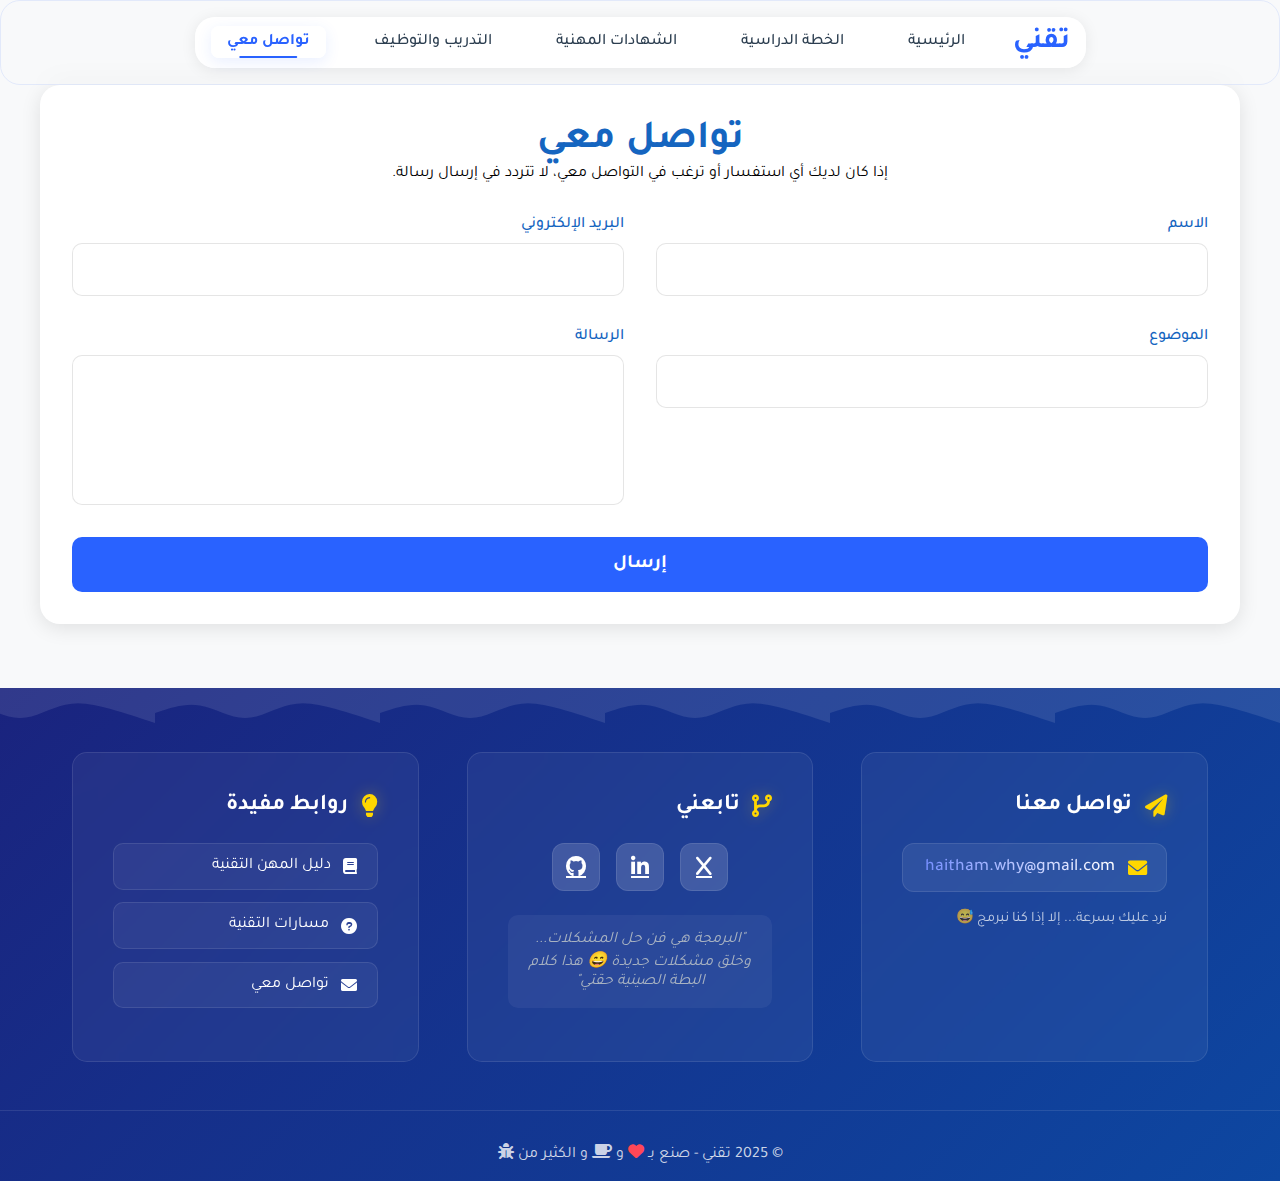
<file: contact.html>
<!DOCTYPE html>
<html dir="rtl" lang="ar">
<head>
    <meta charset="UTF-8">
    <meta name="viewport" content="width=device-width, initial-scale=1.0">
    <title>تقني - تواصل معي</title>
    <link rel="icon" type="image/png" sizes="32x32" href="images/logo/image.png">
    <link rel="icon" type="image/png" sizes="16x16" href="images/logo/image.png">
    <link rel="apple-touch-icon" sizes="180x180" href="images/logo/image.png">
    <link rel="manifest" href="images/site.webmanifest">
    <meta name="theme-color" content="#2962ff">
    <link rel="icon" type="image/x-icon" href="images/favicon.ico">
    <link rel="shortcut icon" type="image/x-icon" href="images/favicon.ico">
    <link href="https://fonts.googleapis.com/css2?family=Tajawal:wght@400;500;700&display=swap" rel="stylesheet">
    <link rel="stylesheet" href="css/style.css">
    <link rel="stylesheet" href="css/mobile-menu.css">
    <link rel="stylesheet" href="https://cdnjs.cloudflare.com/ajax/libs/font-awesome/6.0.0/css/all.min.css">
    <link rel="stylesheet" href="css/navbar.css">
    <style>
        .contact-container {
            max-width: 1200px;
            margin: 0 auto;
            padding: 2rem;
            background: white;
            border-radius: 20px;
            box-shadow: 0 4px 20px rgba(0, 0, 0, 0.1);
        }

        .contact-header {
            text-align: center;
            margin-bottom: 2rem;
        }

        .contact-header h1 {
            font-size: 2.5rem;
            color: var(--primary-dark);
        }

        .contact-form {
            display: grid;
            grid-template-columns: 1fr 1fr;
            gap: 2rem;
        }

        .contact-form .form-group {
            display: flex;
            flex-direction: column;
        }

        .contact-form label {
            font-weight: 500;
            margin-bottom: 0.5rem;
            color: var(--primary-dark);
        }

        .contact-form input,
        .contact-form textarea {
            padding: 1rem;
            border: 1px solid rgba(0, 0, 0, 0.1);
            border-radius: 10px;
            font-size: 1rem;
            transition: all 0.3s ease;
        }

        .contact-form input:focus,
        .contact-form textarea:focus {
            border-color: var(--primary-color);
            box-shadow: 0 0 8px rgba(41, 98, 255, 0.2);
        }

        .contact-form textarea {
            resize: none;
            height: 150px;
        }

        .contact-form button {
            grid-column: span 2;
            padding: 1rem 2rem;
            background: var(--primary-color);
            color: white;
            border: none;
            border-radius: 10px;
            font-size: 1.2rem;
            font-weight: 600;
            cursor: pointer;
            transition: all 0.3s ease;
        }

        .contact-form button:hover {
            background: var(--primary-dark);
            transform: translateY(-2px);
        }

        @media (max-width: 768px) {
            .contact-form {
                grid-template-columns: 1fr;
            }

            .contact-form button {
                grid-column: span 1;
            }
        }
    </style>
</head>
<body>
    <nav class="navbar">
        <div class="navbar-container">
            <div class="logo">
                <span class="logo-text">تقني</span>
            </div>
            <button class="mobile-menu-btn" onclick="toggleMenu()">
                <i class="fas fa-bars"></i>
            </button>
            <ul class="nav-links">
                <li><a href="index.html">الرئيسية</a></li>
                <li><a href="study-plan.html">الخطة الدراسية</a></li>
                <li><a href="certificates.html">الشهادات المهنية</a></li>
                <li><a href="careers.html">التدريب والتوظيف</a></li>
                <li><a href="contact.html" class="active">تواصل معي</a></li>
            </ul>
        </div>
    </nav>

    <main class="contact-container">
        <header class="contact-header">
            <h1>تواصل معي</h1>
            <p>إذا كان لديك أي استفسار أو ترغب في التواصل معي، لا تتردد في إرسال رسالة.</p>
        </header>

        <form class="contact-form">
            <div class="form-group">
                <label for="name">الاسم</label>
                <input type="text" id="name" name="name" required>
            </div>
            <div class="form-group">
                <label for="email">البريد الإلكتروني</label>
                <input type="email" id="email" name="email" required>
            </div>
            <div class="form-group">
                <label for="subject">الموضوع</label>
                <input type="text" id="subject" name="subject" required>
            </div>
            <div class="form-group">
                <label for="message">الرسالة</label>
                <textarea id="message" name="message" required></textarea>
            </div>
            <button type="submit">إرسال</button>
        </form>
    </main>

    <footer class="footer">
        <div class="footer-waves"></div>
            <div class="wave" id="wave1"></div>
            <div class="wave" id="wave2"></div>
        </div>
        
        <div class="footer-content">
            <div class="footer-section">
                <h4><i class="fas fa-paper-plane fa-bounce"></i> تواصل معنا</h4>
                <p class="email-container">
                    <i class="fas fa-envelope animated-icon"></i>
                    <a href="mailto:haitham.why@gmail.com" class="footer-email">
                        haitham.why@gmail.com
                    </a>
                </p>
                <p class="footer-note">نرد عليك بسرعة... إلا إذا كنا نبرمج 😅</p>
            </div>
            
            <div class="footer-section">
                <h4><i class="fas fa-code-branch fa-beat-fade"></i> تابعني</h4>
                <div class="social-links">
                    <a href="https://x.com/_Villo0" target="_blank" class="social-link x-link">
                        <i class="fa-brands fa-x"></i>
                    </a>
                    <a href="https://www.linkedin.com/in/haithamhattan/" target="_blank" class="social-link linkedin">
                        <i class="fa-brands fa-linkedin-in"></i>
                    </a>
                    <a href="https://github.com/haitham8888" target="_blank" class="social-link github">
                        <i class="fa-brands fa-github"></i>
                    </a>
                </div>
                <p class="footer-quote">"البرمجة هي فن حل المشكلات... وخلق مشكلات جديدة 😄 هذا كلام البطة الصينية حقتي"</p>
            </div>

            <div class="footer-section">
                <h4><i class="fas fa-lightbulb fa-shake"></i> روابط مفيدة</h4>
                <ul class="footer-links">
                    <li><a href="/careers.html"><i class="fas fa-book"></i> دليل المهن التقنية</a></li>
                    <li><a href="/study-plan.html"><i class="fas fa-question-circle"></i> مسارات التقنية</a></li>
                    <li><a href="/contact.html"><i class="fas fa-envelope"></i> تواصل معي</a></li>
                </ul>
            </div>
        </div>

        <div class="footer-bottom">
            <p>
                &copy; 2025 تقني - صنع بـ <i class="fas fa-heart text-danger animated-heart"></i> 
                و <i class="fas fa-coffee"></i> و الكثير من 
                <i class="fas fa-bug" title="الأخطاء البرمجية"></i>
            </p>
        </div>
    </footer>

    <script>
        function toggleMenu() {
            const navLinks = document.querySelector('.nav-links');
            navLinks.classList.toggle('active');
        }
    </script>
</body>
</html>
</file>
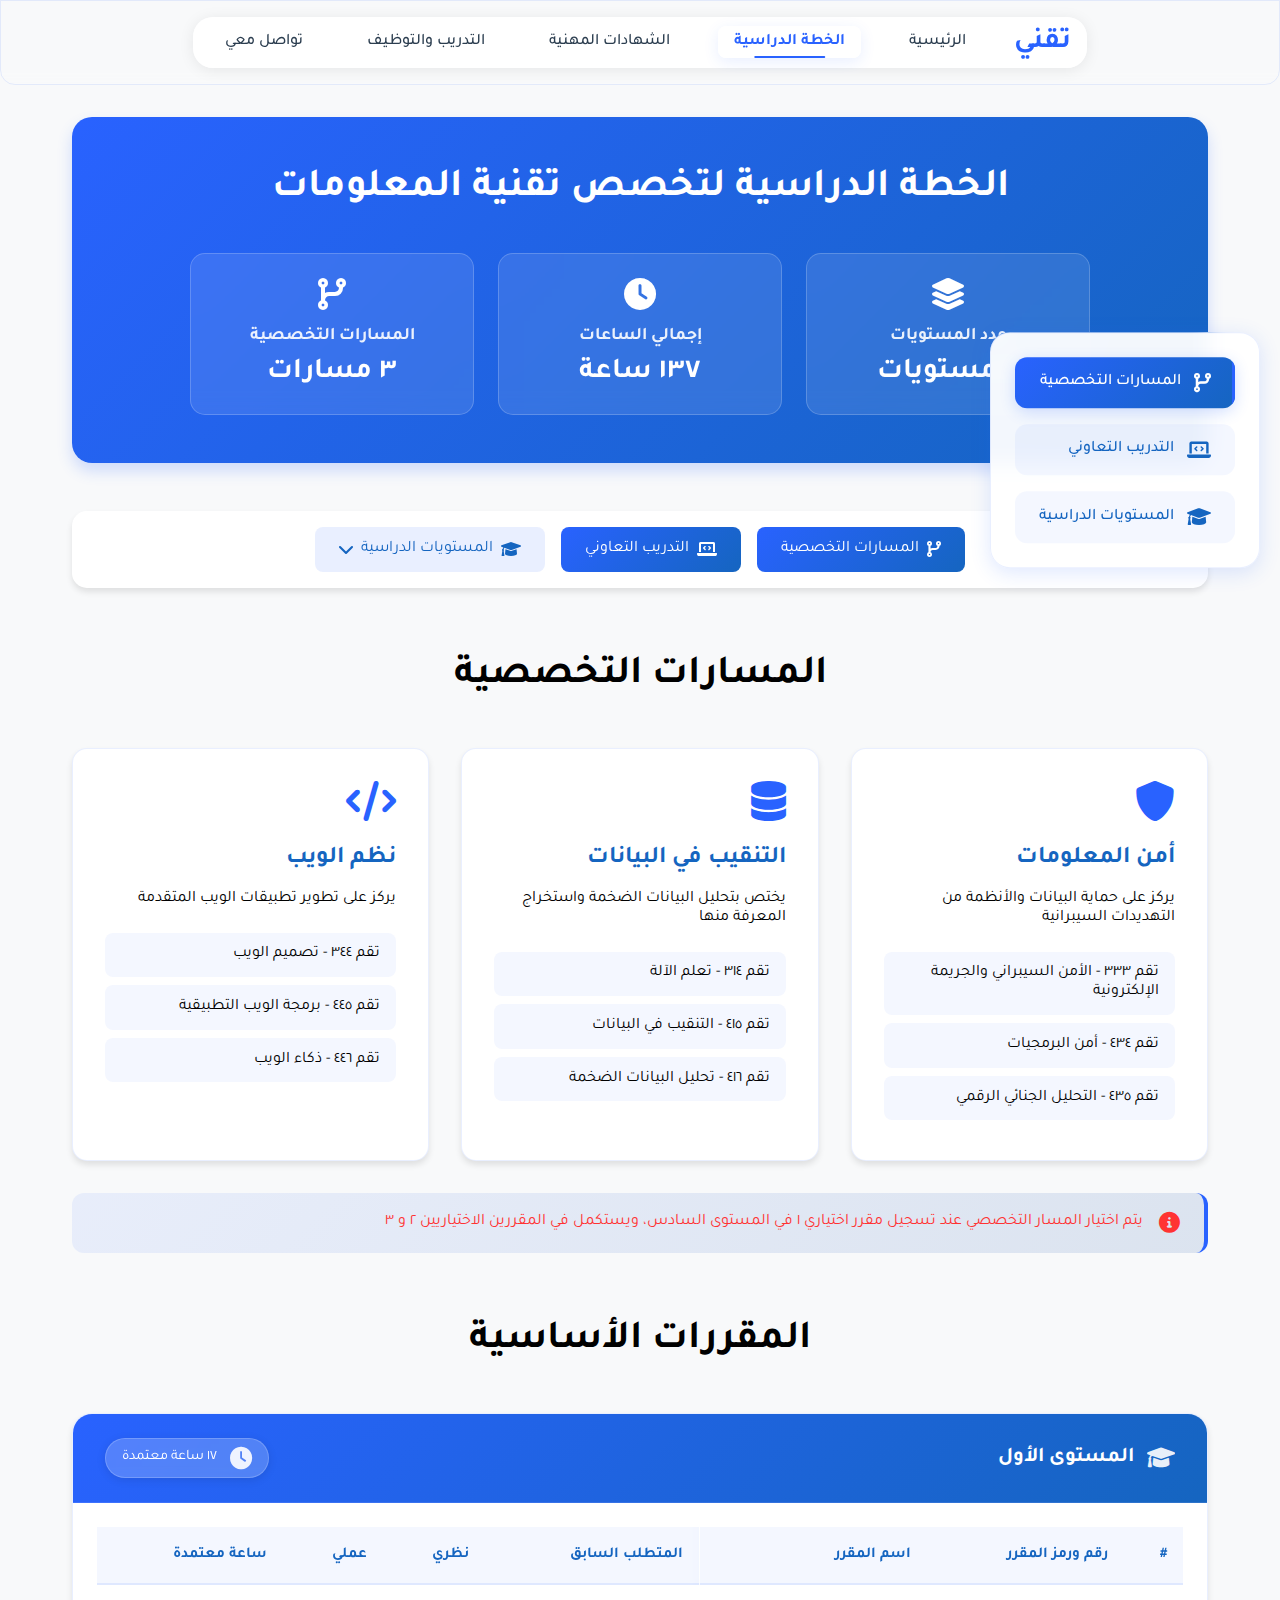
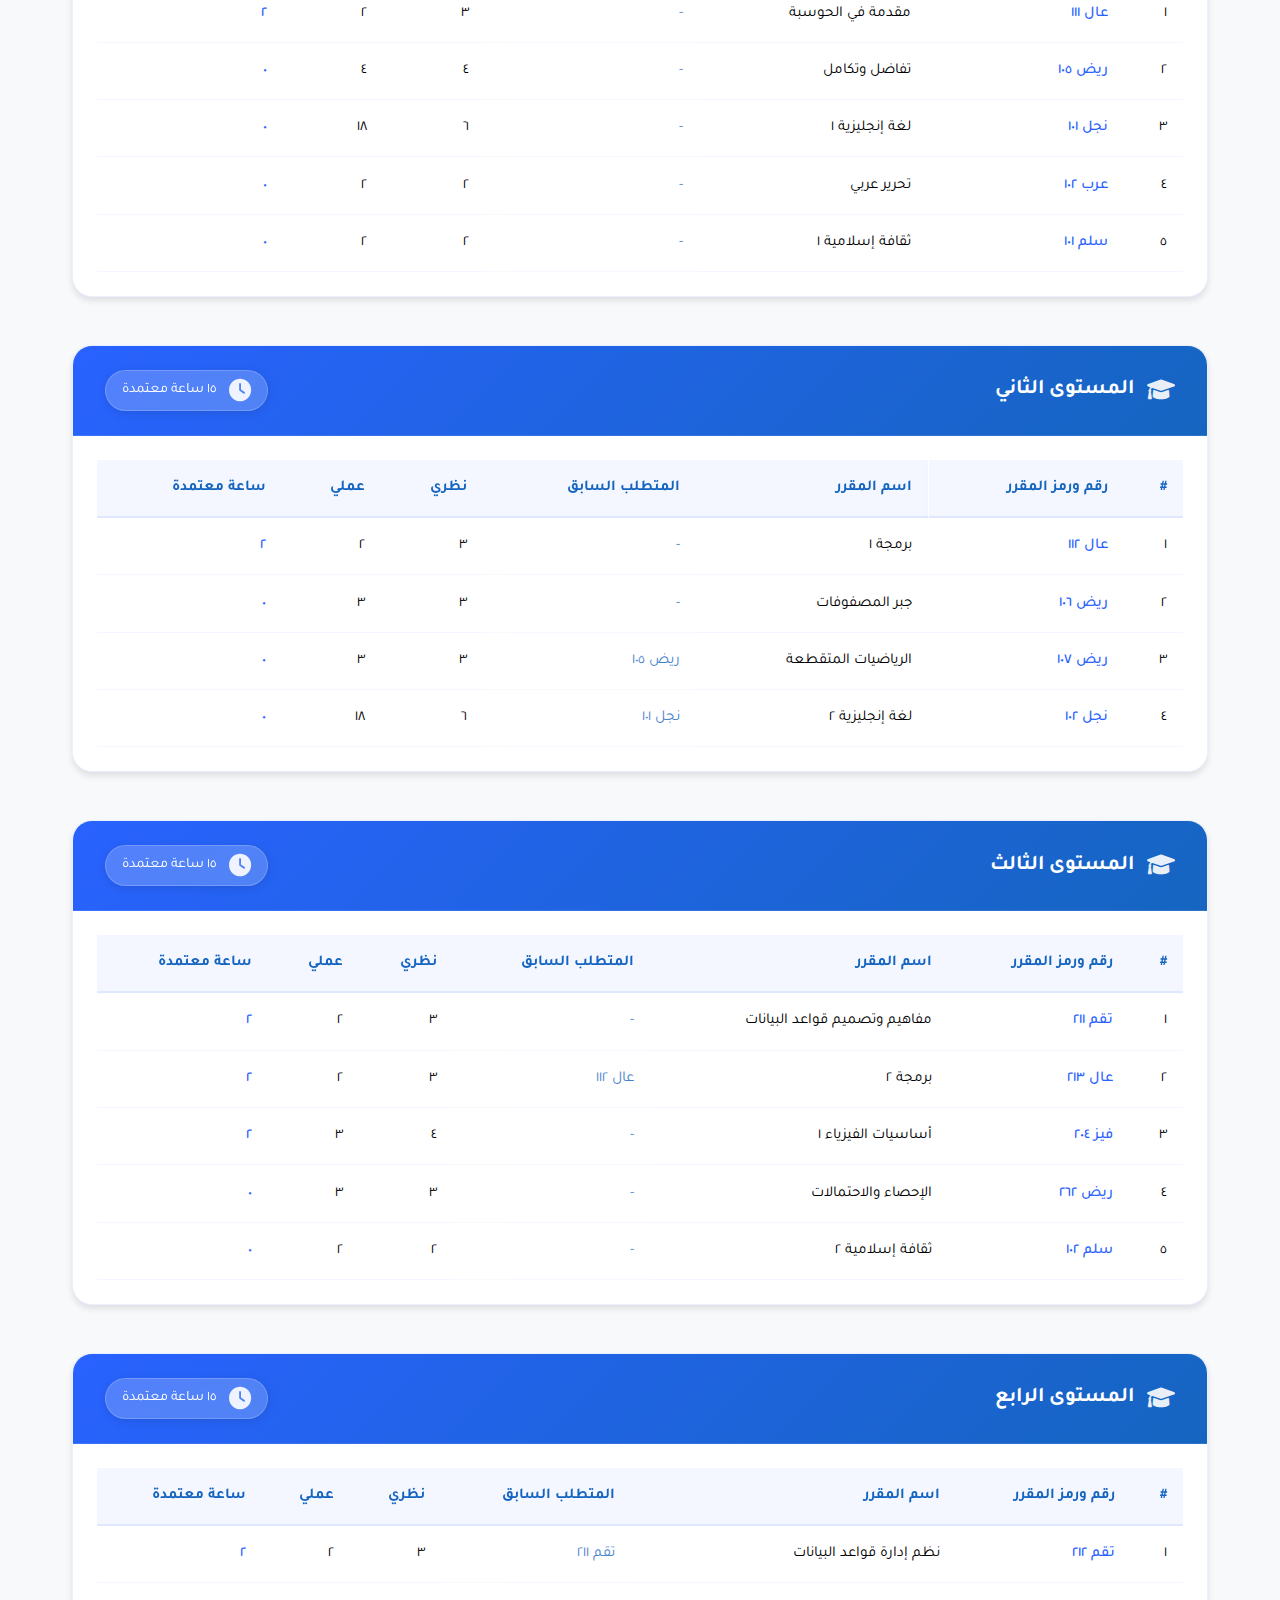
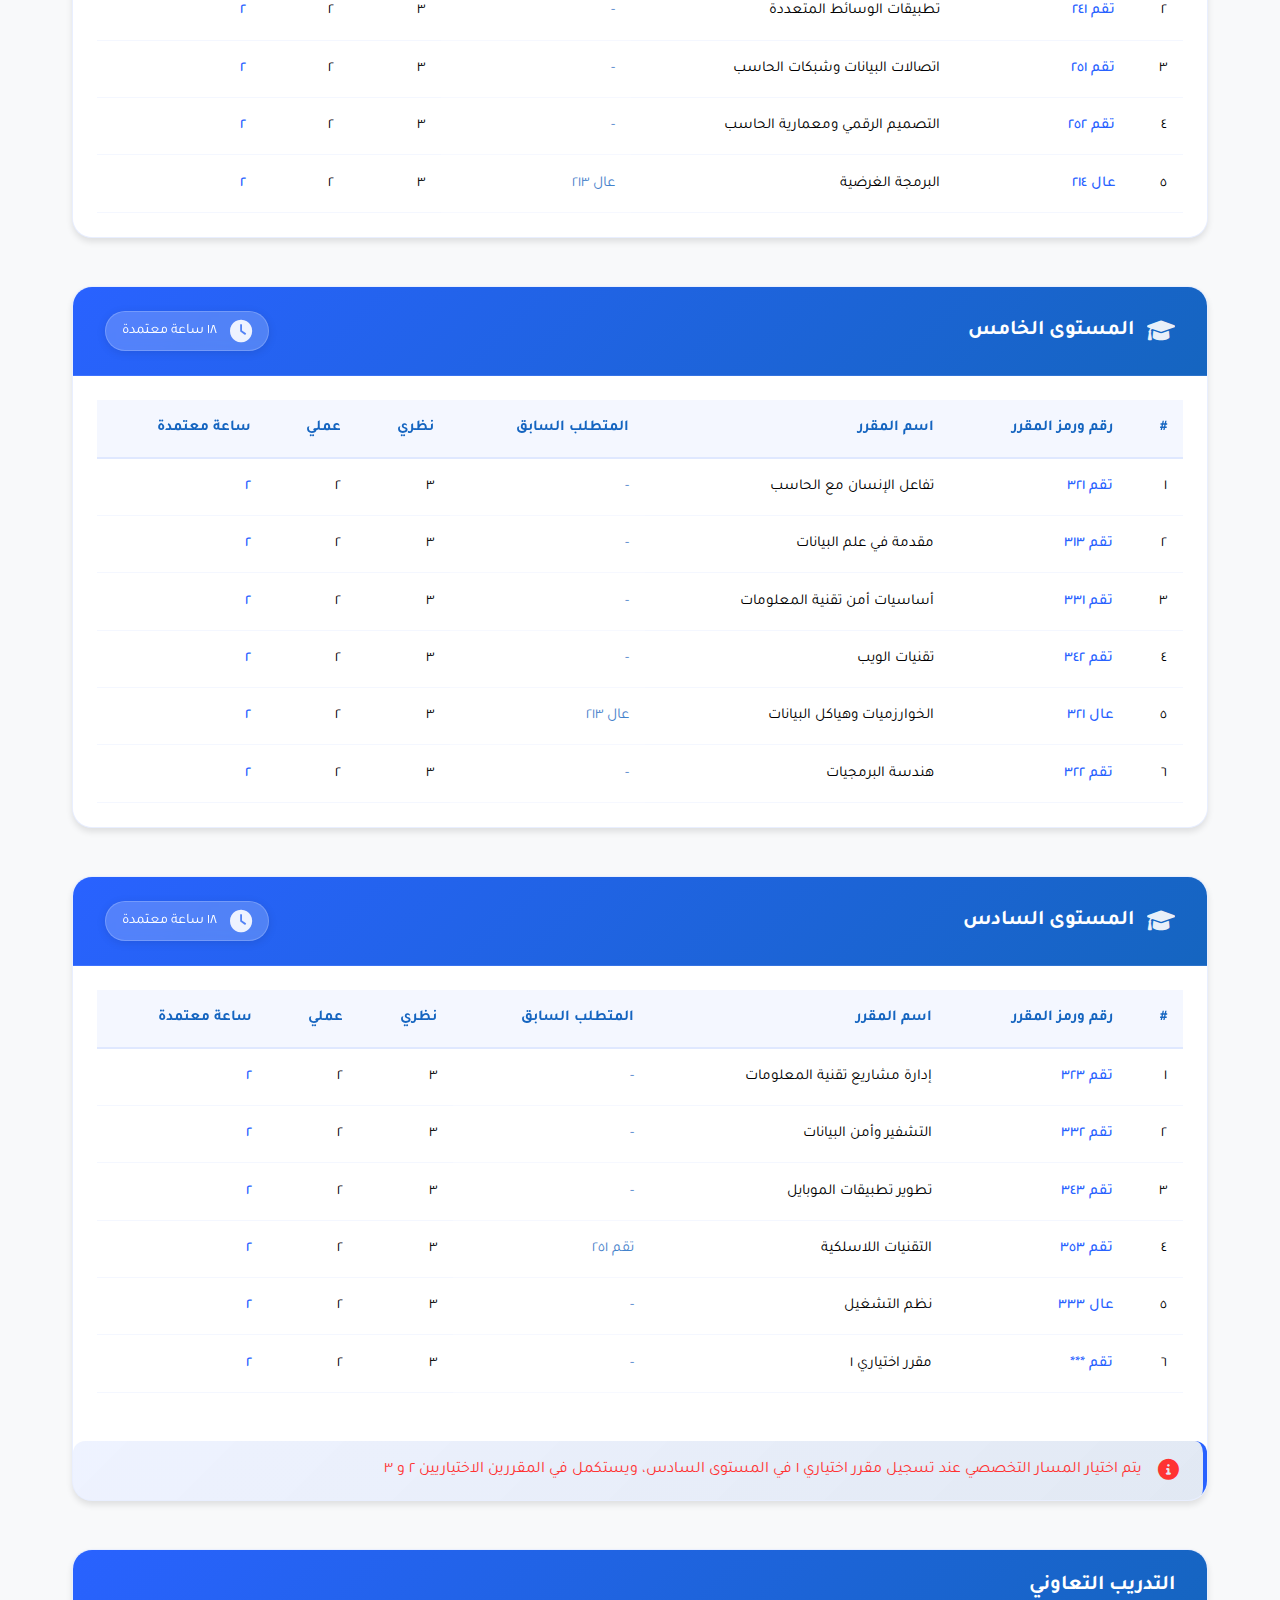
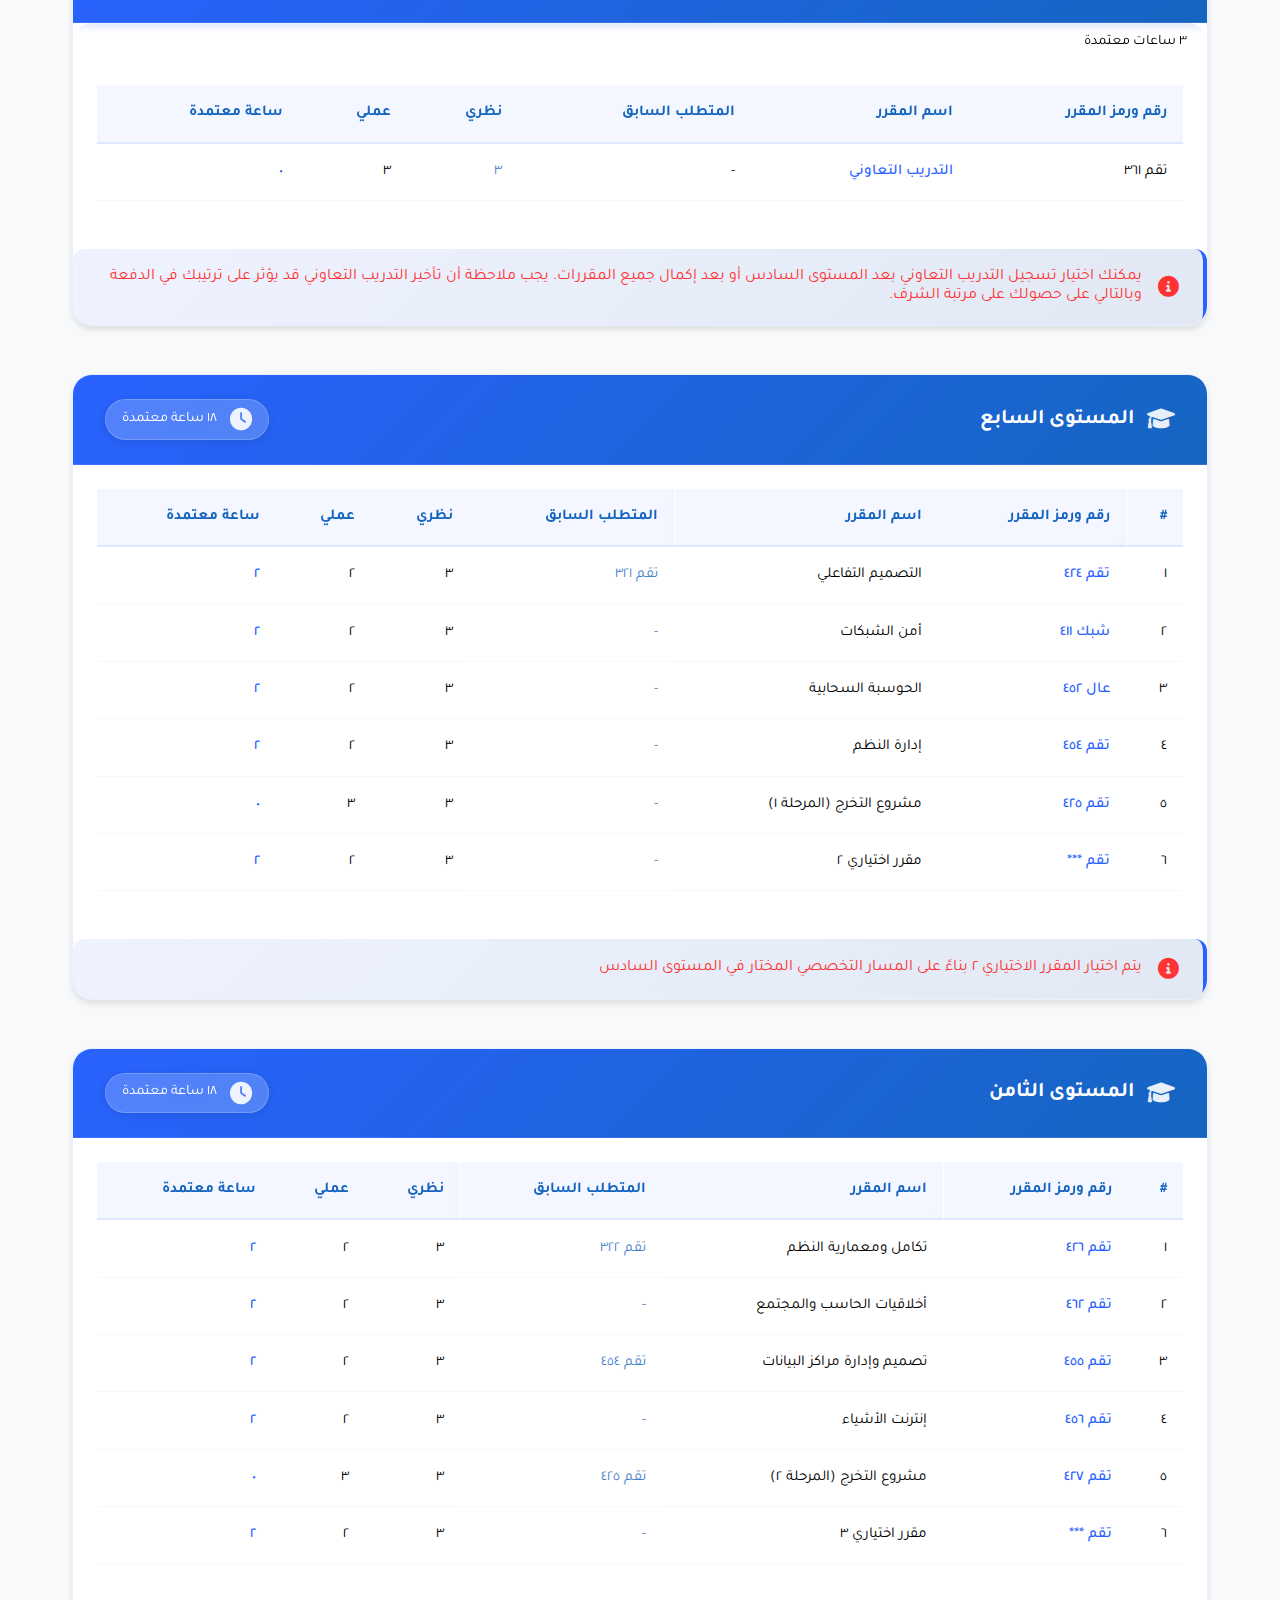
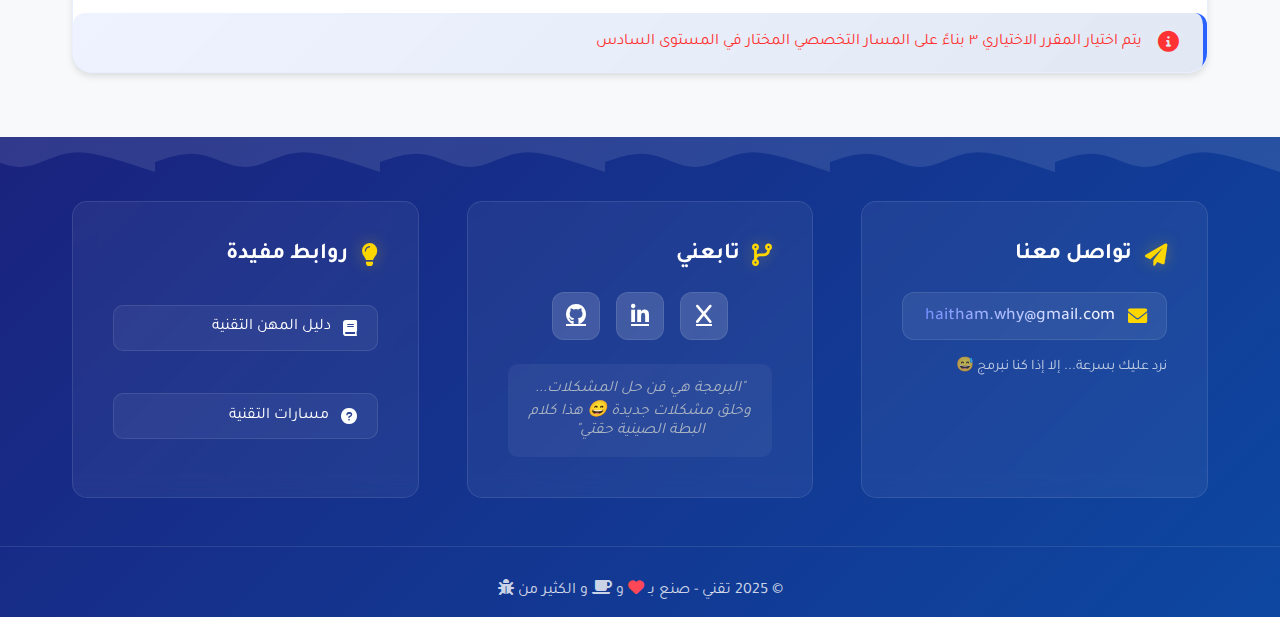
<file: study-plan.html>
<!DOCTYPE html>
<html dir="rtl" lang="ar">
<head>
    <meta charset="UTF-8">
    <meta name="viewport" content="width=device-width, initial-scale=1.0">
    <title>تقني - بوابتك لعالم تقنية المعلومات</title>
    <link rel="icon" type="image/png" sizes="32x32" href="images/logo/image.png">
    <link rel="icon" type="image/png" sizes="16x16" href="images/logo/image.png">
    <link rel="apple-touch-icon" sizes="180x180" href="images/logo/image.png">
    <link rel="manifest" href="images/site.webmanifest">
    <meta name="theme-color" content="#2962ff">
    <link rel="icon" type="image/x-icon" href="images/favicon.ico">
    <link rel="shortcut icon" type="image/x-icon" href="images/favicon.ico">
    <link href="https://fonts.googleapis.com/css2?family=Tajawal:wght@400;500;700&display=swap" rel="stylesheet">
    <link rel="stylesheet" href="css/study-plan.css">
    <link rel="stylesheet" href="css/mobile-menu.css">
    <link rel="stylesheet" href="css/style.css">
    <link rel="stylesheet" href="https://cdnjs.cloudflare.com/ajax/libs/font-awesome/6.0.0/css/all.min.css">
    <link rel="stylesheet" href="css/navbar.css">
    <style>
        .info-note.red {
            color: #ff3333;
        }
        .info-note.red i {
            color: #ff3333;
        }
    </style>
</head>
<body>
    <nav class="navbar">
        <div class="navbar-container">
            <div class="logo">
                <span class="logo-text">تقني</span>
            </div>
            <button class="mobile-menu-btn" onclick="toggleMenu()">
                <i class="fas fa-bars"></i>
            </button>
            <ul class="nav-links">
                <li><a href="index.html">الرئيسية</a></li>
                <li><a href="study-plan.html" class="active">الخطة الدراسية</a></li>
                <li><a href="certificates.html">الشهادات المهنية</a></li>
                <li><a href="careers.html">التدريب والتوظيف</a></li>
                <li><a href="contact.html">تواصل معي</a></li>
            </ul>
        </div>
    </nav>

    <main class="study-plan-container">
        <div class="plan-header">
            <h1>الخطة الدراسية لتخصص تقنية المعلومات</h1>
            <div class="plan-summary">
                <div class="summary-card">
                    <i class="fas fa-layer-group"></i>
                    <h3>عدد المستويات</h3>
                    <p>٨ مستويات</p>
                </div>
                <div class="summary-card">
                    <i class="fas fa-clock"></i>
                    <h3>إجمالي الساعات</h3>
                    <p>١٣٧ ساعة</p>
                </div>
                <div class="summary-card">
                    <i class="fas fa-code-branch"></i>
                    <h3>المسارات التخصصية</h3>
                    <p>٣ مسارات</p>
                </div>
            </div>
        </div>

        <div class="quick-nav">
            <button class="nav-button primary" onclick="scrollToSection('tracks')">
                <i class="fas fa-code-branch"></i>
                المسارات التخصصية
            </button>
            <button class="nav-button primary" onclick="scrollToSection('training')">
                <i class="fas fa-laptop-code"></i>
                التدريب التعاوني
            </button>
            <div class="level-dropdown">
                <button class="nav-button dropdown-toggle">
                    <i class="fas fa-graduation-cap"></i>
                    المستويات الدراسية
                    <i class="fas fa-chevron-down"></i>
                </button>
                <div class="dropdown-content">
                    <!-- Dropdown content will be populated by JavaScript -->
                </div>
            </div>
        </div>

        <section id="tracks" class="tracks-section">
            <h2 class="section-title">المسارات التخصصية</h2>
            <div class="tracks-grid">
                <div class="track-card">
                    <i class="fas fa-shield-alt"></i>
                    <h3>أمن المعلومات</h3>
                    <p>يركز على حماية البيانات والأنظمة من التهديدات السيبرانية</p>
                    <ul class="track-courses">
                        <li>تقم ٣٣٣ - الأمن السيبراني والجريمة الإلكترونية</li>
                        <li>تقم ٤٣٤ - أمن البرمجيات</li>
                        <li>تقم ٤٣٥ - التحليل الجنائي الرقمي</li>
                    </ul>
                </div>
                <div class="track-card">
                    <i class="fas fa-database"></i>
                    <h3>التنقيب في البيانات</h3>
                    <p>يختص بتحليل البيانات الضخمة واستخراج المعرفة منها</p>
                    <ul class="track-courses">
                        <li>تقم ٣١٤ - تعلم الآلة</li>
                        <li>تقم ٤١٥ - التنقيب في البيانات</li>
                        <li>تقم ٤١٦ - تحليل البيانات الضخمة</li>
                    </ul>
                </div>
                <div class="track-card">
                    <i class="fas fa-code"></i>
                    <h3>نظم الويب</h3>
                    <p>يركز على تطوير تطبيقات الويب المتقدمة</p>
                    <ul class="track-courses">
                        <li>تقم ٣٤٤ - تصميم الويب</li>
                        <li>تقم ٤٤٥ - برمجة الويب التطبيقية</li>
                        <li>تقم ٤٤٦ - ذكاء الويب</li>
                    </ul>
                </div>
            </div>
            <div class="info-note red">
                <i class="fas fa-info-circle"></i>
                <p>يتم اختيار المسار التخصصي عند تسجيل مقرر اختياري ١ في المستوى السادس، ويستكمل في المقررين الاختياريين ٢ و ٣</p>
            </div>
        </section>

        <section id="levels" class="levels-section">
            <h2 class="section-title">المقررات الأساسية</h2>
            
        <!-- المستوى الأول -->
        <div class="semester" id="level1">
            <div class="semester-header">
                <h3><i class="fas fa-graduation-cap"></i> المستوى الأول</h3>
                <span class="credit-hours">
                    <i class="fas fa-clock"></i>
                    ١٧ ساعة معتمدة
                </span>
            </div>
            <div class="table-container">
                <table>
                    <thead>
                        <tr>
                            <th>#</th>
                            <th>رقم ورمز المقرر</th>
                            <th>اسم المقرر</th>
                            <th>المتطلب السابق</th>
                            <th>نظري</th>
                            <th>عملي</th>
                            <th>ساعة معتمدة</th>
                        </tr>
                    </thead>
                    <tbody>
                        <tr>
                            <td>١</td>
                            <td>عال ١١١</td>
                            <td>مقدمة في الحوسبة</td>
                            <td>-</td>
                            <td>٣</td>
                            <td>٢</td>
                            <td>٢</td>
                        </tr>
                        <tr>
                            <td>٢</td>
                            <td>ريض ١٠٥</td>
                            <td>تفاضل وتكامل</td>
                            <td>-</td>
                            <td>٤</td>
                            <td>٤</td>
                            <td>٠</td>
                        </tr>
                        <tr>
                            <td>٣</td>
                            <td>نجل ١٠١</td>
                            <td>لغة إنجليزية ١</td>
                            <td>-</td>
                            <td>٦</td>
                            <td>١٨</td>
                            <td>٠</td>
                        </tr>
                        <tr>
                            <td>٤</td>
                            <td>عرب ١٠٢</td>
                            <td>تحرير عربي</td>
                            <td>-</td>
                            <td>٢</td>
                            <td>٢</td>
                            <td>٠</td>
                        </tr>
                        <tr>
                            <td>٥</td>
                            <td>سلم ١٠١</td>
                            <td>ثقافة إسلامية ١</td>
                            <td>-</td>
                            <td>٢</td>
                            <td>٢</td>
                            <td>٠</td>
                        </tr>
                    </tbody>
                </table>
            </div>
        </div>

        <!-- المستوى الثاني -->
        <div class="semester" id="level2">
            <div class="semester-header">
                <h3><i class="fas fa-graduation-cap"></i> المستوى الثاني</h3>
                <span class="credit-hours">
                    <i class="fas fa-clock"></i>
                    ١٥ ساعة معتمدة
                </span>
            </div>
            <div class="table-container">
                <table>
                    <thead>
                        <tr>
                            <th>#</th>
                            <th>رقم ورمز المقرر</th>
                            <th>اسم المقرر</th>
                            <th>المتطلب السابق</th>
                            <th>نظري</th>
                            <th>عملي</th>
                            <th>ساعة معتمدة</th>
                        </tr>
                    </thead>
                    <tbody>
                        <tr>
                            <td>١</td>
                            <td>عال ١١٢</td>
                            <td>برمجة ١</td>
                            <td>-</td>
                            <td>٣</td>
                            <td>٢</td>
                            <td>٢</td>
                        </tr>
                        <tr>
                            <td>٢</td>
                            <td>ريض ١٠٦</td>
                            <td>جبر المصفوفات</td>
                            <td>-</td>
                            <td>٣</td>
                            <td>٣</td>
                            <td>٠</td>
                        </tr>
                        <tr>
                            <td>٣</td>
                            <td>ريض ١٠٧</td>
                            <td>الرياضيات المتقطعة</td>
                            <td>ريض ١٠٥</td>
                            <td>٣</td>
                            <td>٣</td>
                            <td>٠</td>
                        </tr>
                        <tr>
                            <td>٤</td>
                            <td>نجل ١٠٢</td>
                            <td>لغة إنجليزية ٢</td>
                            <td>نجل ١٠١</td>
                            <td>٦</td>
                            <td>١٨</td>
                            <td>٠</td>
                        </tr>
                    </tbody>
                </table>
            </div>
        </div>

        <!-- المستوى الثالث -->
        <div class="semester" id="level3">
            <div class="semester-header">
                <h3><i class="fas fa-graduation-cap"></i> المستوى الثالث</h3>
                <span class="credit-hours">
                    <i class="fas fa-clock"></i>
                    ١٥ ساعة معتمدة
                </span>
            </div>
            <div class="table-container">
                <table>
                    <thead>
                        <tr>
                            <th>#</th>
                            <th>رقم ورمز المقرر</th>
                            <th>اسم المقرر</th>
                            <th>المتطلب السابق</th>
                            <th>نظري</th>
                            <th>عملي</th>
                            <th>ساعة معتمدة</th>
                        </tr>
                    </thead>
                    <tbody>
                        <tr>
                            <td>١</td>
                            <td>تقم ٢١١</td>
                            <td>مفاهيم وتصميم قواعد البيانات</td>
                            <td>-</td>
                            <td>٣</td>
                            <td>٢</td>
                            <td>٢</td>
                        </tr>
                        <tr>
                            <td>٢</td>
                            <td>عال ٢١٣</td>
                            <td>برمجة ٢</td>
                            <td>عال ١١٢</td>
                            <td>٣</td>
                            <td>٢</td>
                            <td>٢</td>
                        </tr>
                        <tr>
                            <td>٣</td>
                            <td>فيز ٢٠٤</td>
                            <td>أساسيات الفيزياء ١</td>
                            <td>-</td>
                            <td>٤</td>
                            <td>٣</td>
                            <td>٢</td>
                        </tr>
                        <tr>
                            <td>٤</td>
                            <td>ريض ٢٦٢</td>
                            <td>الإحصاء والاحتمالات</td>
                            <td>-</td>
                            <td>٣</td>
                            <td>٣</td>
                            <td>٠</td>
                        </tr>
                        <tr>
                            <td>٥</td>
                            <td>سلم ١٠٢</td>
                            <td>ثقافة إسلامية ٢</td>
                            <td>-</td>
                            <td>٢</td>
                            <td>٢</td>
                            <td>٠</td>
                        </tr>
                    </tbody>
                </table>
            </div>
        </div>

        <!-- المستوى الرابع -->
        <div class="semester" id="level4">
            <div class="semester-header">
                <h3><i class="fas fa-graduation-cap"></i> المستوى الرابع</h3>
                <span class="credit-hours">
                    <i class="fas fa-clock"></i>
                    ١٥ ساعة معتمدة
                </span>
            </div>
            <div class="table-container">
                <table>
                    <thead>
                        <tr>
                            <th>#</th>
                            <th>رقم ورمز المقرر</th>
                            <th>اسم المقرر</th>
                            <th>المتطلب السابق</th>
                            <th>نظري</th>
                            <th>عملي</th>
                            <th>ساعة معتمدة</th>
                        </tr>
                    </thead>
                    <tbody>
                        <tr>
                            <td>١</td>
                            <td>تقم ٢١٢</td>
                            <td>نظم إدارة قواعد البيانات</td>
                            <td>تقم ٢١١</td>
                            <td>٣</td>
                            <td>٢</td>
                            <td>٢</td>
                        </tr>
                        <tr>
                            <td>٢</td>
                            <td>تقم ٢٤١</td>
                            <td>تطبيقات الوسائط المتعددة</td>
                            <td>-</td>
                            <td>٣</td>
                            <td>٢</td>
                            <td>٢</td>
                        </tr>
                        <tr>
                            <td>٣</td>
                            <td>تقم ٢٥١</td>
                            <td>اتصالات البيانات وشبكات الحاسب</td>
                            <td>-</td>
                            <td>٣</td>
                            <td>٢</td>
                            <td>٢</td>
                        </tr>
                        <tr>
                            <td>٤</td>
                            <td>تقم ٢٥٢</td>
                            <td>التصميم الرقمي ومعمارية الحاسب</td>
                            <td>-</td>
                            <td>٣</td>
                            <td>٢</td>
                            <td>٢</td>
                        </tr>
                        <tr>
                            <td>٥</td>
                            <td>عال ٢١٤</td>
                            <td>البرمجة الغرضية</td>
                            <td>عال ٢١٣</td>
                            <td>٣</td>
                            <td>٢</td>
                            <td>٢</td>
                        </tr>
                    </tbody>
                </table>
            </div>
        </div>

        <!-- المستوى الخامس -->
        <div class="semester" id="level5">
            <div class="semester-header">
                <h3><i class="fas fa-graduation-cap"></i> المستوى الخامس</h3>
                <span class="credit-hours">
                    <i class="fas fa-clock"></i>
                    ١٨ ساعة معتمدة
                </span>
            </div>
            <div class="table-container">
                <table>
                    <thead>
                        <tr>
                            <th>#</th>
                            <th>رقم ورمز المقرر</th>
                            <th>اسم المقرر</th>
                            <th>المتطلب السابق</th>
                            <th>نظري</th>
                            <th>عملي</th>
                            <th>ساعة معتمدة</th>
                        </tr>
                    </thead>
                    <tbody>
                        <tr>
                            <td>١</td>
                            <td>تقم ٣٢١</td>
                            <td>تفاعل الإنسان مع الحاسب</td>
                            <td>-</td>
                            <td>٣</td>
                            <td>٢</td>
                            <td>٢</td>
                        </tr>
                        <tr>
                            <td>٢</td>
                            <td>تقم ٣١٣</td>
                            <td>مقدمة في علم البيانات</td>
                            <td>-</td>
                            <td>٣</td>
                            <td>٢</td>
                            <td>٢</td>
                        </tr>
                        <tr>
                            <td>٣</td>
                            <td>تقم ٣٣١</td>
                            <td>أساسيات أمن تقنية المعلومات</td>
                            <td>-</td>
                            <td>٣</td>
                            <td>٢</td>
                            <td>٢</td>
                        </tr>
                        <tr>
                            <td>٤</td>
                            <td>تقم ٣٤٢</td>
                            <td>تقنيات الويب</td>
                            <td>-</td>
                            <td>٣</td>
                            <td>٢</td>
                            <td>٢</td>
                        </tr>
                        <tr>
                            <td>٥</td>
                            <td>عال ٣٢١</td>
                            <td>الخوارزميات وهياكل البيانات</td>
                            <td>عال ٢١٣</td>
                            <td>٣</td>
                            <td>٢</td>
                            <td>٢</td>
                        </tr>
                        <tr>
                            <td>٦</td>
                            <td>تقم ٣٢٢</td>
                            <td>هندسة البرمجيات</td>
                            <td>-</td>
                            <td>٣</td>
                            <td>٢</td>
                            <td>٢</td>
                        </tr>
                    </tbody>
                </table>
            </div>
        </div>

        <p class="note"></p>
        <div class="semester" id="level6">
            <div class="semester-header">
                <h3><i class="fas fa-graduation-cap"></i> المستوى السادس</h3>
                <span class="credit-hours">
                    <i class="fas fa-clock"></i>
                    ١٨ ساعة معتمدة
                </span>
            </div>
            <div class="table-container">
                <table>
                    <thead>
                        <tr>
                            <th>#</th>
                            <th>رقم ورمز المقرر</th>
                            <th>اسم المقرر</th>
                            <th>المتطلب السابق</th>
                            <th>نظري</th>
                            <th>عملي</th>
                            <th>ساعة معتمدة</th>
                        </tr>
                    </thead>
                    <tbody>
                        <tr>
                            <td>١</td>
                            <td>تقم ٣٢٣</td>
                            <td>إدارة مشاريع تقنية المعلومات</td>
                            <td>-</td>
                            <td>٣</td>
                            <td>٢</td>
                            <td>٢</td>
                        </tr>
                        <tr>
                            <td>٢</td>
                            <td>تقم ٣٣٢</td>
                            <td>التشفير وأمن البيانات</td>
                            <td>-</td>
                            <td>٣</td>
                            <td>٢</td>
                            <td>٢</td>
                        </tr>
                        <tr>
                            <td>٣</td>
                            <td>تقم ٣٤٣</td>
                            <td>تطوير تطبيقات الموبايل</td>
                            <td>-</td>
                            <td>٣</td>
                            <td>٢</td>
                            <td>٢</td>
                        </tr>
                        <tr>
                            <td>٤</td>
                            <td>تقم ٣٥٣</td>
                            <td>التقنيات اللاسلكية</td>
                            <td>تقم ٢٥١</td>
                            <td>٣</td>
                            <td>٢</td>
                            <td>٢</td>
                        </tr>
                        <tr>
                            <td>٥</td>
                            <td>عال ٣٣٣</td>
                            <td>نظم التشغيل</td>
                            <td>-</td>
                            <td>٣</td>
                            <td>٢</td>
                            <td>٢</td>
                        </tr>
                        <tr>
                            <td>٦</td>
                            <td>تقم ***</td>
                            <td>مقرر اختياري ١</td>
                            <td>-</td>
                            <td>٣</td>
                            <td>٢</td>
                            <td>٢</td>
                        </tr>
                    </tbody>
                </table>
            </div>
            <div class="info-note red">
                <i class="fas fa-info-circle"></i>
                <p>يتم اختيار المسار التخصصي عند تسجيل مقرر اختياري ١ في المستوى السادس، ويستكمل في المقررين الاختياريين ٢ و ٣</p>
            </div>
        </div>

        <!-- Summer Training Section -->
        <section class="semester" id="summer">
            <div class="semester-header">
                <h3>التدريب التعاوني</h3>
            </div>
            <span class="total-hours">٣ ساعات معتمدة</span>
            <div class="table-container">
                <table>
                    <thead>
                        <tr>
                            <th>رقم ورمز المقرر</th>
                            <th>اسم المقرر</th>
                            <th>المتطلب السابق</th>
                            <th>نظري</th>
                            <th>عملي</th>
                            <th>ساعة معتمدة</th>
                        </tr>
                    </thead>
                    <tbody>
                        <tr>
                            <td>تقم ٣٦١</td>
                            <td>التدريب التعاوني</td>
                            <td>-</td>
                            <td>٣</td>
                            <td>٣</td>
                            <td>٠</td>
                        </tr>
                    </tbody>
                </table>
            </div>
            <div class="info-note red">
                <i class="fas fa-info-circle"></i>
                <p>يمكنك اختيار تسجيل التدريب التعاوني بعد المستوى السادس أو بعد إكمال جميع المقررات. يجب ملاحظة أن تأخير التدريب التعاوني قد يؤثر على ترتيبك في الدفعة وبالتالي على حصولك على مرتبة الشرف.</p>
            </div>
        </section>

        <!-- المستوى السابع -->
        <div class="semester" id="level7">
            <div class="semester-header">
                <h3><i class="fas fa-graduation-cap"></i> المستوى السابع</h3>
                <span class="credit-hours">
                    <i class="fas fa-clock"></i>
                    ١٨ ساعة معتمدة
                </span>
            </div>
            <div class="table-container">
                <table>
                    <thead>
                        <tr>
                            <th>#</th>
                            <th>رقم ورمز المقرر</th>
                            <th>اسم المقرر</th>
                            <th>المتطلب السابق</th>
                            <th>نظري</th>
                            <th>عملي</th>
                            <th>ساعة معتمدة</th>
                        </tr>
                    </thead>
                    <tbody>
                        <tr>
                            <td>١</td>
                            <td>تقم ٤٢٤</td>
                            <td>التصميم التفاعلي</td>
                            <td>تقم ٣٢١</td>
                            <td>٣</td>
                            <td>٢</td>
                            <td>٢</td>
                        </tr>
                        <tr>
                            <td>٢</td>
                            <td>شبك ٤١١</td>
                            <td>أمن الشبكات</td>
                            <td>-</td>
                            <td>٣</td>
                            <td>٢</td>
                            <td>٢</td>
                        </tr>
                        <tr>
                            <td>٣</td>
                            <td>عال ٤٥٢</td>
                            <td>الحوسبة السحابية</td>
                            <td>-</td>
                            <td>٣</td>
                            <td>٢</td>
                            <td>٢</td>
                        </tr>
                        <tr>
                            <td>٤</td>
                            <td>تقم ٤٥٤</td>
                            <td>إدارة النظم</td>
                            <td>-</td>
                            <td>٣</td>
                            <td>٢</td>
                            <td>٢</td>
                        </tr>
                        <tr>
                            <td>٥</td>
                            <td>تقم ٤٢٥</td>
                            <td>مشروع التخرج (المرحلة ١)</td>
                            <td>-</td>
                            <td>٣</td>
                            <td>٣</td>
                            <td>٠</td>
                        </tr>
                        <tr>
                            <td>٦</td>
                            <td>تقم ***</td>
                            <td>مقرر اختياري ٢</td>
                            <td>-</td>
                            <td>٣</td>
                            <td>٢</td>
                            <td>٢</td>
                        </tr>
                    </tbody>
                </table>
            </div>
            <div class="info-note red">
                <i class="fas fa-info-circle"></i>
                <p>يتم اختيار المقرر الاختياري ٢ بناءً على المسار التخصصي المختار في المستوى السادس</p>
            </div>
        </div>

        <!-- المستوى الثامن -->
        <div class="semester" id="level8">
            <div class="semester-header">
                <h3><i class="fas fa-graduation-cap"></i> المستوى الثامن</h3>
                <span class="credit-hours">
                    <i class="fas fa-clock"></i>
                    ١٨ ساعة معتمدة
                </span>
            </div>
            <div class="table-container">
                <table>
                    <thead>
                        <tr>
                            <th>#</th>
                            <th>رقم ورمز المقرر</th>
                            <th>اسم المقرر</th>
                            <th>المتطلب السابق</th>
                            <th>نظري</th>
                            <th>عملي</th>
                            <th>ساعة معتمدة</th>
                        </tr>
                    </thead>
                    <tbody>
                        <tr>
                            <td>١</td>
                            <td>تقم ٤٢٦</td>
                            <td>تكامل ومعمارية النظم</td>
                            <td>تقم ٣٢٢</td>
                            <td>٣</td>
                            <td>٢</td>
                            <td>٢</td>
                        </tr>
                        <tr>
                            <td>٢</td>
                            <td>تقم ٤٦٢</td>
                            <td>أخلاقيات الحاسب والمجتمع</td>
                            <td>-</td>
                            <td>٣</td>
                            <td>٢</td>
                            <td>٢</td>
                        </tr>
                        <tr>
                            <td>٣</td>
                            <td>تقم ٤٥٥</td>
                            <td>تصميم وإدارة مراكز البيانات</td>
                            <td>تقم ٤٥٤</td>
                            <td>٣</td>
                            <td>٢</td>
                            <td>٢</td>
                        </tr>
                        <tr>
                            <td>٤</td>
                            <td>تقم ٤٥٦</td>
                            <td>إنترنت الأشياء</td>
                            <td>-</td>
                            <td>٣</td>
                            <td>٢</td>
                            <td>٢</td>
                        </tr>
                        <tr>
                            <td>٥</td>
                            <td>تقم ٤٢٧</td>
                            <td>مشروع التخرج (المرحلة ٢)</td>
                            <td>تقم ٤٢٥</td>
                            <td>٣</td>
                            <td>٣</td>
                            <td>٠</td>
                        </tr>
                        <tr>
                            <td>٦</td>
                            <td>تقم ***</td>
                            <td>مقرر اختياري ٣</td>
                            <td>-</td>
                            <td>٣</td>
                            <td>٢</td>
                            <td>٢</td>
                        </tr>
                    </tbody>
                </table>
            </div>
            <div class="info-note red">
                <i class="fas fa-info-circle"></i>
                <p>يتم اختيار المقرر الاختياري ٣ بناءً على المسار التخصصي المختار في المستوى السادس</p>
            </div>
        </div>
    </section>
    </main>

    <div class="sticky-nav">
        <button class="sticky-nav-button" data-target="tracks">
            <i class="fas fa-code-branch"></i>
            <span>المسارات التخصصية</span>
        </button>
        <button class="sticky-nav-button" data-target="summer">
            <i class="fas fa-laptop-code"></i>
            <span>التدريب التعاوني</span>
        </button>
        <button class="sticky-nav-button" data-target="levels">
            <i class="fas fa-graduation-cap"></i>
            <span>المستويات الدراسية</span>
        </button>
    </div>

    <footer class="footer">
        <div class="footer-waves">
            <div class="wave" id="wave1"></div>
            <div class="wave" id="wave2"></div>
        </div>
        
        <div class="footer-content">
            <div class="footer-section">
                <h4><i class="fas fa-paper-plane fa-bounce"></i> تواصل معنا</h4>
                <p class="email-container">
                    <i class="fas fa-envelope animated-icon"></i>
                    <a href="mailto:haitham.why@gmail.com" class="footer-email">
                        haitham.why@gmail.com
                    </a>
                </p>
                <p class="footer-note">نرد عليك بسرعة... إلا إذا كنا نبرمج 😅</p>
            </div>
            
            <div class="footer-section">
                <h4><i class="fas fa-code-branch fa-beat-fade"></i> تابعني</h4>
                <div class="social-links">
                    <a href="https://x.com/_Villo0" target="_blank" class="social-link x-link">
                        <i class="fa-brands fa-x"></i>
                    </a>
                    <a href="https://www.linkedin.com/in/haithamhattan/" target="_blank" class="social-link linkedin">
                        <i class="fa-brands fa-linkedin-in"></i>
                    </a>
                    <a href="https://github.com/haitham8888" target="_blank" class="social-link github">
                        <i class="fa-brands fa-github"></i>
                    </a>
                </div>
                <p class="footer-quote">"البرمجة هي فن حل المشكلات... وخلق مشكلات جديدة 😄 هذا كلام البطة الصينية حقتي"</p>
            </div>

            <div class="footer-section">
                <h4><i class="fas fa-lightbulb fa-shake"></i> روابط مفيدة</h4>
                <ul class="footer-links">
                    <li><a href="/careers.html"><i class="fas fa-book"></i> دليل المهن التقنية</a></li>
                    <li><a href="/study-plan.html"><i class="fas fa-question-circle"></i> مسارات التقنية</a></li>
                </ul>
            </div>
        </div>

        <div class="footer-bottom">
            <p>
                &copy; 2025 تقني - صنع بـ <i class="fas fa-heart text-danger animated-heart"></i> 
                و <i class="fas fa-coffee"></i> و الكثير من 
                <i class="fas fa-bug" title="الأخطاء البرمجية"></i>
            </p>
        </div>
    </footer>

    <script>
        function toggleMenu() {
            const navLinks = document.querySelector('.nav-links');
            navLinks.classList.toggle('active');
        }

        function scrollToSection(sectionId) {
            document.getElementById(sectionId).scrollIntoView({ behavior: 'smooth' });
        }

        // Smooth scroll function
        document.querySelectorAll('.sticky-nav-button').forEach(button => {
            button.addEventListener('click', (e) => {
                const targetId = button.getAttribute('data-target');
                const targetSection = document.getElementById(targetId);
                if (targetSection) {
                    targetSection.scrollIntoView({ behavior: 'smooth' });
                }
            });
        });

        // Scroll spy functionality
        const sections = document.querySelectorAll('section[id]');
        const navButtons = document.querySelectorAll('.sticky-nav-button');

        window.addEventListener('scroll', () => {
            let current = '';
            
            sections.forEach(section => {
                const sectionTop = section.offsetTop;
                const sectionHeight = section.clientHeight;
                if (pageYOffset >= (sectionTop - sectionHeight/3)) {
                    current = section.getAttribute('id');
                }
            });

            navButtons.forEach(button => {
                button.classList.remove('active');
                if (button.getAttribute('data-target') === current) {
                    button.classList.add('active');
                }
            });
        });

        // تحسين وظيفة التمرير
        document.querySelectorAll('.sticky-nav-button').forEach(button => {
            button.addEventListener('click', (e) => {
                // إزالة الكلاس النشط من جميع الأزرار
                document.querySelectorAll('.sticky-nav-button').forEach(btn => {
                    btn.classList.remove('active');
                });
                
                // إضافة الكلاس النشط للزر المضغوط
                button.classList.add('active');
                
                // التمرير إلى القسم المطلوب
                const targetId = button.getAttribute('data-target');
                const targetSection = document.getElementById(targetId);
                if (targetSection) {
                    targetSection.scrollIntoView({ 
                        behavior: 'smooth',
                        block: 'start'
                    });
                }
            });
        });

        // تحسين وظيفة تتبع التمرير
        const observerOptions = {
            threshold: 0.2
        };

        const observer = new IntersectionObserver((entries) => {
            entries.forEach(entry => {
                if (entry.isIntersecting) {
                    const id = entry.target.getAttribute('id');
                    document.querySelectorAll('.sticky-nav-button').forEach(button => {
                        button.classList.remove('active');
                        if (button.getAttribute('data-target') === id) {
                            button.classList.add('active');
                        }
                    });
                }
            });
        }, observerOptions);

        // مراقبة الأقسام
        document.querySelectorAll('section[id]').forEach((section) => {
            observer.observe(section);
        });
    </script>
</body>
</html>
</file>
<file: css/style.css>
:root {
    --primary-color: #2962ff;
    --primary-dark: #1565c0;
    --primary-light: #768fff;
    --secondary-color: #2c3e50;
    --accent-color: #ffd700;
    --success-color: #00c853;
    --text-light: #ffffff;
    --text-dark: #2c3e50;
    --shadow-soft: 0 4px 6px rgba(0, 0, 0, 0.1);
    --shadow-medium: 0 8px 15px rgba(41, 98, 255, 0.2);
    --gradient-primary: linear-gradient(135deg, #2962ff, #1565c0);
    --gradient-dark: linear-gradient(rgba(41, 98, 255, 0.9), rgba(0, 0, 0, 0.8));
    --container-padding: 5rem;
    --container-padding-mobile: 1rem;
}

* {
    margin: 0;
    padding: 0;
    box-sizing: border-box;
    font-family: 'Tajawal', sans-serif;
}

body {
    background: #f8f9fa;
}

.navbar {
    display: flex;
    justify-content: center;
    align-items: center;
    padding: 1rem 2rem;
    background: rgba(255, 255, 255, 0.95);
    box-shadow: 0 2px 15px rgba(0,0,0,0.08);
    direction: rtl;
    margin-bottom: 1rem;
    position: sticky;
    top: 0;
    z-index: 1000;
    transition: all 0.3s ease;
    backdrop-filter: blur(10px);
    border-radius: 0 0 15px 15px;
}

.logo {
    font-size: 1.8rem;
    font-weight: 700;
    color: #2962ff;
    transition: all 0.3s ease;
}

.logo:hover {
    transform: scale(1.05);
}

.nav-links {
    display: flex;
    margin-right: 2rem;
    list-style: none;
    gap: 2rem;
    padding: 0;
}

.nav-links a {
    color: #2c3e50;
    text-decoration: none;
    font-weight: 500;
    padding: 0.8rem 1.5rem;
    border-radius: 12px;
    transition: all 0.3s ease;
    position: relative;
    background: transparent;
}

.nav-links a.active {
    color: var(--primary-color);
    background: rgba(41, 98, 255, 0.1);
    font-weight: 600;
    transform: translateY(-2px);
    box-shadow: 0 4px 12px rgba(41, 98, 255, 0.1);
}

.nav-links a:hover {
    color: var(--primary-color);
    background: rgba(41, 98, 255, 0.08);
    transform: translateY(-2px);
}

.nav-links a::after {
    content: '';
    position: absolute;
    bottom: 0;
    left: 50%;
    width: 0;
    height: 3px;
    background: var(--gradient-primary);
    transition: all 0.3s ease;
    transform: translateX(-50%);
    border-radius: 3px;
}

.nav-links a.active::after {
    width: 50%;
}

.nav-links a:hover::after {
    width: 40%;
}

.hero {
    min-height: 90vh;
    background: linear-gradient(135deg, 
        rgba(41, 98, 255, 0.95), 
        rgba(13, 71, 161, 0.98)
    ), url('../images/hero-bg.jpg');
    background-size: cover;
    background-position: center;
    background-attachment: fixed;
    margin: 2rem;
    border-radius: 30px;
    box-shadow: 0 10px 30px rgba(41, 98, 255, 0.2);
    animation: gradientShift 15s ease infinite;
    display: flex;
    align-items: center; /* تغيير من flex-start */
    justify-content: center;
    padding: 6rem 2rem 4rem; /* إضافة padding أعلى أكبر */
}

.hero::before {
    content: '';
    position: absolute;
    top: 0;
    left: 0;
    right: 0;
    bottom: 0;
    background: url("data:image/svg+xml,%3Csvg width='100' height='100' viewBox='0 0 100 100' xmlns='http://www.w3.org/2000/svg'%3E%3Cpath d='M11 18c3.866 0 7-3.134 7-7s-3.134-7-7-7-7 3.134-7 7 3.134 7 7 7zm48 25c3.866 0 7-3.134 7-7s-3.134-7-7-7-7 3.134-7 7 3.134 7 7 7zm-43-7c1.657 0 3-1.343 3-3s-1.343-3-3-3-3 1.343-3 3 1.343 3 3 3zm63 31c1.657 0 3-1.343 3-3s-1.343-3-3-3-3 1.343-3 3 1.343 3 3 3zM34 90c1.657 0 3-1.343 3-3s-1.343-3-3-3-3 1.343-3 3 1.343 3 3 3zm56-76c1.657 0 3-1.343 3-3s-1.343-3-3-3-3 1.343-3 3 1.343 3 3 3zM12 86c2.21 0 4-1.79 4-4s-1.79-4-4-4-4 1.79-4 4 1.79 4 4 4zm28-65c2.21 0 4-1.79 4-4s-1.79-4-4-4-4 1.79-4 4 1.79 4 4 4zm23-11c2.76 0 5-2.24 5-5s-2.24-5-5-5-5 2.24-5 5 2.24 5 5 5zm-6 60c2.21 0 4-1.79 4-4s-1.79-4-4-4-4 1.79-4 4 1.79 4 4 4zm29 22c2.76 0 5-2.24 5-5s-2.24-5-5-5-5 2.24-5 5 2.24 5 5 5zM32 63c2.76 0 5-2.24 5-5s-2.24-5-5-5-5 2.24-5 5 2.24 5 5 5zm57-13c2.76 0 5-2.24 5-5s-2.24-5-5-5-5 2.24-5 5 2.24 5 5 5zm-9-21c1.105 0 2-.895 2-2s-.895-2-2-2-2 .895-2 2 .895 2 2 2zM60 91c1.105 0 2-.895 2-2s-.895-2-2-2-2 .895-2 2 .895 2 2 2zM35 41c1.105 0 2-.895 2-2s-.895-2-2-2-2 .895-2 2 .895 2 2 2z' fill='%23ffffff' fill-opacity='0.1' fill-rule='evenodd'/%3E%3C/svg%3E");
    opacity: 0.4;
}

.hero-content {
    max-width: 900px;
    margin: 2rem auto; /* تعديل الهامش */
    padding: 3.5rem;
    position: relative;
    z-index: 2;
    text-align: center;
    background: rgba(255, 255, 255, 0.1);
    backdrop-filter: blur(10px);
    border-radius: 20px;
    border: 1px solid rgba(255, 255, 255, 0.2);
    box-shadow: 0 8px 32px rgba(31, 38, 135, 0.2),
                0 2px 8px rgba(0, 0, 0, 0.1);
    animation: float 6s ease-in-out infinite;
    color: white;
    transform: translateY(0); /* إزالة الإزاحة للأعلى */
}

.hero h1 {
    font-size: 3.5rem;
    margin-bottom: 1.5rem;
    text-shadow: 2px 2px 4px rgba(0,0,0,0.2);
}

.hero p {
    font-size: 1.2rem;
    margin-bottom: 2rem;
    line-height: 1.6;
}

.cta-button {
    display: inline-flex;
    align-items: center;
    gap: 0.75rem;
    padding: 1.2rem 2.8rem;
    background: rgba(255, 255, 255, 0.15);
    color: #ffffff;
    text-decoration: none;
    border-radius: 50px;
    font-weight: 600;
    font-size: 1.1rem;
    transition: all 0.4s cubic-bezier(0.4, 0, 0.2, 1);
    border: 1.5px solid rgba(255, 255, 255, 0.3);
    box-shadow: 0 4px 20px rgba(0, 0, 0, 0.15);
    position: relative;
    overflow: hidden;
    backdrop-filter: blur(10px);
}

.cta-button:hover {
    transform: translateY(-3px);
    background: var(--primary-color);
    border-color: var(--primary-light);
    box-shadow: 0 6px 30px rgba(41, 98, 255, 0.3);
}

.cta-button::before {
    content: '';
    position: absolute;
    top: 0;
    left: -100%;
    width: 100%;
    height: 100%;
    background: linear-gradient(
        90deg,
        transparent,
        rgba(255, 255, 255, 0.2),
        transparent
    );
    transition: 0.6s;
}

.cta-button:hover::before {
    left: 100%;
}

.cta-button i {
    font-size: 1.2em;
    transition: transform 0.3s ease;
}

.cta-button:hover i {
    transform: translateX(5px);
}

.section {
    padding: 4rem var(--container-padding);
}

.section-title {
    text-align: center;
    color: var(--accent-blue);
    margin-bottom: 3rem;
    font-size: 2.5rem;
}

.content-grid {
    display: grid;
    grid-template-columns: repeat(auto-fit, minmax(300px, 1fr));
    gap: 2rem;
    margin-top: 2rem;
}

.info-card {
    background: linear-gradient(145deg, #ffffff, #f8fafc);
    border: 1px solid rgba(41, 98, 255, 0.1);
    box-shadow: 0 4px 20px rgba(37, 99, 235, 0.1);
    padding: 2rem;
    border-radius: 20px;
    transition: all 0.3s ease;
    text-align: center;
    position: relative;
    overflow: hidden;
}

.info-card:hover {
    transform: translateY(-5px);
    box-shadow: 0 8px 25px rgba(0,0,0,0.1);
}

.info-card i {
    font-size: 2.5rem;
    color: var(--primary-blue);
    margin-bottom: 1.5rem;
}

.info-card h3 {
    color: var(--accent-blue);
    margin-bottom: 1rem;
}

.info-card::before {
    content: '';
    position: absolute;
    top: 0;
    left: 0;
    width: 100%;
    height: 4px;
    background: linear-gradient(90deg, var(--primary-color), var(--primary-light));
    transform: scaleX(0);
    transform-origin: left;
    transition: transform 0.4s ease;
}

.info-card:hover::before {
    transform: scaleX(1);
}

.universities-grid {
    display: grid;
    grid-template-columns: repeat(auto-fit, minmax(280px, 1fr));
    gap: 2rem;
    padding: 0 var(--container-padding);
}

.university-card {
    background: linear-gradient(145deg, #ffffff, #f8f9fa);
    padding: 2.5rem;
    border-radius: 20px;
    box-shadow: 0 10px 30px rgba(0, 0, 0, 0.05);
    border: 1px solid rgba(41, 98, 255, 0.1);
    transition: all 0.4s cubic-bezier(0.175, 0.885, 0.32, 1.275);
    position: relative;
    overflow: hidden;
}

.university-card::before {
    content: '';
    position: absolute;
    top: 0;
    left: 0;
    width: 100%;
    height: 5px;
    background: linear-gradient(90deg, #2962ff, #1565c0);
    transform: scaleX(0);
    transform-origin: right;
    transition: transform 0.4s ease;
}

.university-card:hover::before {
    transform: scaleX(1);
    transform-origin: left;
}

.university-card.featured {
    background: linear-gradient(135deg, rgba(41, 98, 255, 0.05), rgba(13, 71, 161, 0.08));
    border: 2px solid var(--primary-color);
    transform: scale(1.02);
    margin: 2rem auto;
    max-width: 800px;
}

.university-card.featured .university-header {
    display: flex;
    align-items: center;
    gap: 1rem;
    margin-bottom: 1.5rem;
    padding-bottom: 1rem;
    border-bottom: 1px solid rgba(41, 98, 255, 0.1);
}

.university-card.featured h3 {
    font-size: 1.8rem;
    color: var(--primary-dark);
    margin: 0;
}

.card-inner {
    height: 100%;
    display: flex;
    flex-direction: column;
    gap: 1rem;
}

.university-icon {
    font-size: 2.5rem;
    color: var(--primary-color);
    margin-bottom: 1rem;
    transition: all 0.3s ease;
}

.university-desc {
    color: var(--text-dark);
    font-size: 1.1rem;
    margin: 0.5rem 0;
    opacity: 0.8;
}

.programs-brief {
    margin-top: auto;
    padding: 1rem;
    background: rgba(41, 98, 255, 0.05);
    border-radius: 12px;
    transition: all 0.3s ease;
}

.programs-brief i {
    color: var(--primary-color);
    margin-bottom: 0.5rem;
    font-size: 1.2rem;
}

.programs-brief p {
    color: var(--text-dark);
    opacity: 0.9;
    line-height: 1.4;
}

.university-card:hover .university-icon {
    transform: scale(1.1) rotate(5deg);
    color: var(--primary-dark);
}

.university-card:hover .programs-brief {
    background: rgba(41, 98, 255, 0.08);
    transform: translateY(-5px);
}

.glass-effect {
    backdrop-filter: blur(10px);
    background: rgba(255, 255, 255, 0.9);
}

.hover-effect:hover {
    transform: translateY(-5px);
    box-shadow: 0 8px 25px rgba(0,0,0,0.1);
}

.footer {
    width: 100%;
    background: linear-gradient(135deg, #1a237e, #0d47a1);
    position: relative;
    overflow: hidden;
    margin-top: 4rem;
    padding: 4rem 0 1rem;
}

.footer-container {
    max-width: 1200px;
    margin: 0 auto;
    padding: 4rem 2rem 1rem;
}

.footer-content {
    display: grid;
    grid-template-columns: repeat(auto-fit, minmax(250px, 1fr));
    gap: 3rem;
    position: relative;
    z-index: 1;
    max-width: 1200px;
    margin: 0 auto;
    padding: 0 2rem;
}

.footer-section {
    background: rgba(255, 255, 255, 0.05);
    padding: 2.5rem;
    border-radius: 15px;
    backdrop-filter: blur(10px);
    border: 1px solid rgba(255, 255, 255, 0.1);
    transition: transform 0.3s ease;
}

.footer-section:hover {
    transform: translateY(-5px);
    background: rgba(255, 255, 255, 0.08);
}

.footer-section h4 {
    font-size: 1.4rem;
    margin-bottom: 1.5rem;
    display: flex;
    align-items: center;
    gap: 0.8rem;
    color: var(--text-light);
}

.footer-section h4 i {
    color: var(--accent-color);
    filter: drop-shadow(0 0 8px rgba(255, 215, 0, 0.3));
}

.footer-links {
    list-style: none;
    padding: 0;
    margin: 0;
}

.footer-links li {
    margin: 0.8rem 0;
}

.footer-links a {
    display: flex;
    align-items: center;
    gap: 0.8rem;
    color: var(--text-light);
    text-decoration: none;
    transition: all 0.3s ease;
    padding: 0.8rem 1.2rem;
    background: rgba(255, 255, 255, 0.05);
    border-radius: 10px;
    border: 1px solid rgba(255, 255, 255, 0.1);
}

.footer-links a:hover {
    transform: translateX(-5px);
    color: var(--primary-light);
    background: rgba(255, 255, 255, 0.1);
    border-color: var(--primary-light);
}

.social-links {
    display: flex;
    gap: 1.5rem;
    margin: 1.5rem 0;
    justify-content: center;
}

.social-link {
    width: 48px;
    height: 48px;
    display: flex;
    align-items: center;
    justify-content: center;
    background: rgba(255, 255, 255, 0.1);
    border-radius: 12px;
    transition: all 0.3s ease;
    position: relative;
    border: 1px solid rgba(255, 255, 255, 0.1);
    backdrop-filter: blur(5px);
}

.social-link i {
    font-size: 1.3rem;
    color: white;
    transition: all 0.3s ease;
}

.social-link:hover {
    transform: translateY(-5px);
    border-color: var(--primary-light);
}

.social-link::after {
    display: none;
}

/* تنسيق خاص لكل منصة */
.x-link:hover {
    background: #000000;
}

.linkedin:hover {
    background: #0077b5;
}

.github:hover {
    background: #333333;
}

.tooltip {
    position: absolute;
    bottom: calc(100% + 10px);
    left: 50%;
    transform: translateX(-50%);
    background: rgba(0, 0, 0, 0.8);
    color: var(--text-light);
    padding: 0.6rem 1rem;
    border-radius: 8px;
    font-size: 0.9rem;
    opacity: 0;
    visibility: hidden;
    transition: all 0.3s ease;
    white-space: nowrap;
    backdrop-filter: blur(5px);
}

.tooltip::before {
    content: '';
    position: absolute;
    bottom: -5px;
    left: 50%;
    transform: translateX(-50%);
    border-width: 5px 5px 0 5px;
    border-style: solid;
    border-color: rgba(0, 0, 0, 0.8) transparent transparent transparent;
}

.social-link:hover .tooltip {
    opacity: 1;
    visibility: visible;
    transform: translateX(-50%) translateY(-5px);
}

.footer-waves {
    position: absolute;
    top: 0;
    left: 0;
    width: 100%;
    height: 50px;
    background: url("data:image/svg+xml,%3Csvg xmlns='http://www.w3.org/2000/svg' viewBox='0 0 1440 320'%3E%3Cpath fill='%23ffffff' fill-opacity='0.1' d='M0,96L48,112C96,128,192,160,288,186.7C384,213,480,235,576,213.3C672,192,768,128,864,128C960,128,1056,192,1152,208C1248,224,1344,192,1392,176L1440,160L1440,320L1392,320C1344,320,1248,320,1152,320C1056,320,960,320,864,320C768,320,672,320,576,320C480,320,384,320,288,320C192,320,96,320,48,320L0,320Z'%3E%3C/path%3E%3C/svg%3E") repeat-x;
    transform: rotate(180deg);
}

.footer-bottom {
    margin-top: 3rem;
    padding-top: 2rem;
    border-top: 1px solid rgba(255, 255, 255, 0.1);
    text-align: center;
    color: rgba(255, 255, 255, 0.8);
}

.footer-quote {
    font-style: italic;
    color: #a8b2c1;
    text-align: center;
    margin-top: 1.5rem;
    padding: 1rem;
    border-radius: 10px;
    background: rgba(255, 255, 255, 0.05);
}

.footer-note {
    color: rgba(255, 255, 255, 0.7);
    font-size: 0.9rem;
    margin-top: 1rem;
}

@media (max-width: 768px) {
    :root {
        --container-padding: 1rem;
    }
    
    .hero h1 {
        font-size: 2rem;
    }
    
    .section {
        padding: 2rem var(--container-padding);
    }
    
    .content-grid,
    .universities-grid {
        grid-template-columns: 1fr;
    }

    .footer {
        padding: 3rem 1.5rem 2rem;
    }

    .footer-content {
        gap: 2rem;
    }

    .footer-section {
        padding: 1.5rem;
        text-align: center;
    }

    .footer-links a {
        justify-content: center;
    }

    .navbar {
        flex-direction: column;
        align-items: flex-start;
        padding: 1rem;
    }

    .mobile-menu-btn {
        display: block;
        position: absolute;
        right: 1rem;
        top: 1rem;
        font-size: 1.5rem;
        background: none;
        border: none;
        color: var(--primary-color);
        cursor: pointer;
        z-index: 1001;
    }

    .nav-links {
        display: none;
        width: 100%;
        text-align: center;
        margin: 1rem 0;
        position: fixed;
        top: 0;
        right: -100%;
        width: 80%;
        height: 100vh;
        background: rgba(255, 255, 255, 0.98);
        backdrop-filter: blur(10px);
        flex-direction: column;
        justify-content: center;
        gap: 2rem;
        padding: 2rem;
        transition: 0.3s ease-in-out;
        z-index: 1000;
        box-shadow: -5px 0 25px rgba(0, 0, 0, 0.1);
    }

    .nav-links.active {
        display: flex;
        opacity: 1;
        transform: translateY(0);
        pointer-events: auto;
        right: 0;
    }

    .nav-links li {
        margin: 0.5rem 0;
    }

    .nav-links a {
        font-size: 0.8rem; /* تصغير حجم النص أكثر */
        width: 100%;
        text-align: center;
        border-radius: 8px;
        margin: 0.5rem 0;
        padding: 1rem;
        background: rgba(41, 98, 255, 0.05);
    }

    .nav-links a:active {
        background: rgba(41, 98, 255, 0.1);
        transform: scale(0.98);
    }

    .nav-links a.active {
        background: rgba(41, 98, 255, 0.15);
        transform: none;
        box-shadow: none;
    }
    
    .nav-links a::after {
        display: none;
    }
}

/* Touch Device Optimization */
@media (hover: none) {
    .nav-links a:hover {
        transform: none;
    }

    .nav-links a:active {
        transform: scale(0.98);
    }

    .nav-links a {
        padding: 1rem;
        min-height: 44px;
    }
}

.programs-list {
    list-style: none;
    padding: 0;
    margin-top: 1rem;
    display: grid;
    grid-template-columns: repeat(auto-fit, minmax(250px, 1fr));
    gap: 1rem;
    margin-top: 1.5rem;
}

.programs-list li {
    display: flex;
    align-items: center;
    gap: 0.5rem;
    margin: 0.5rem 0;
    color: var(--accent-blue);
    padding: 0.8rem 1.2rem;
    background: rgba(41, 98, 255, 0.05);
    border-radius: 8px;
    transition: all 0.3s ease;
    background: linear-gradient(135deg, rgba(255, 255, 255, 0.8), rgba(255, 255, 255, 0.9));
    padding: 1rem 1.5rem;
    border-radius: 12px;
    box-shadow: 0 4px 15px rgba(41, 98, 255, 0.08);
    border: 1px solid rgba(41, 98, 255, 0.1);
}

.programs-list li:hover {
    background: rgba(41, 98, 255, 0.1);
    transform: translateX(5px);
    transform: translateX(8px);
    background: linear-gradient(135deg, rgba(41, 98, 255, 0.08), rgba(13, 71, 161, 0.12));
}

.crown-icon {
    color: #ffd700;
    font-size: 2rem;
    margin-right: 0.5rem;
    background: linear-gradient(45deg, #ffd700, #ffa000);
    -webkit-background-clip: text;
    -webkit-text-fill-color: transparent;
    filter: drop-shadow(0 0 10px rgba(255, 215, 0, 0.3));
    animation: pulseGlow 2s infinite;
}

.trophy-container {
    color: #ffd700;
    font-size: 2rem;
    margin: 1rem 0;
    text-align: center;
    margin-bottom: 1rem;
}

.trophy-container i {
    font-size: 2.5rem;
    background: linear-gradient(45deg, #ffd700, #ffa000);
    -webkit-background-clip: text;
    -webkit-text-fill-color: transparent;
    filter: drop-shadow(0 0 10px rgba(255, 215, 0, 0.3));
    animation: pulseGlow 2s infinite;
}

.pulse {
    animation: pulse 2s infinite;
}

.social-links {
    display: flex;
    gap: 1rem;
    margin: 1rem 0;
}

.social-link {
    color: white;
    font-size: 1.5rem;
    transition: all 0.3s ease;
    position: relative;
}

.social-link:hover {
    transform: translateY(-3px);
}

.tooltip {
    position: absolute;
    bottom: 100%;
    left: 50%;
    transform: translateX(-50%);
    background: white;
    color: var(--primary-blue);
    padding: 0.5rem;
    border-radius: 4px;
    font-size: 0.8rem;
    opacity: 0;
    visibility: hidden;
    transition: all 0.3s ease;
}

.social-link:hover .tooltip {
    opacity: 1;
    visibility: visible;
    transform: translateX(-50%) translateY(-5px);
}

.footer-links {
    list-style: none;
    padding: 0;
    margin: 0;
}

.footer-links li {
    margin: 0.8rem 0;
}

.footer-links a {
    display: flex;
    align-items: center;
    gap: 0.8rem;
    color: var(--text-light);
    text-decoration: none;
    transition: all 0.3s ease;
    padding: 0.8rem 1.2rem;
    background: rgba(255, 255, 255, 0.05);
    border-radius: 10px;
    border: 1px solid rgba(255, 255, 255, 0.1);
}

.footer-links a:hover {
    transform: translateX(-5px);
    color: var(--primary-light);
    background: rgba(255, 255, 255, 0.1);
    border-color: var(--primary-light);
}

.achievement {
    background: linear-gradient(135deg, rgba(41, 98, 255, 0.08), rgba(13, 71, 161, 0.12));
    padding: 1.5rem;
    border-radius: 15px;
    margin: 1.5rem 0;
    border: 1px solid rgba(41, 98, 255, 0.15);
    position: relative;
    overflow: hidden;
}

.achievement::before {
    content: '';
    position: absolute;
    top: 0;
    left: 0;
    right: 0;
    height: 3px;
    background: linear-gradient(90deg, var(--primary-color), transparent);
}

.email-container {
    display: flex;
    align-items: center;
    gap: 0.8rem;
    padding: 0.8rem 1.2rem;
    background: rgba(255, 255, 255, 0.08);
    border-radius: 12px;
    margin: 1rem 0;
    border: 1px solid rgba(255, 255, 255, 0.1);
    transition: all 0.3s ease;
}

.footer-email {
    color: var(--primary-light);
    text-decoration: none;
    font-size: 1.1rem;
    transition: all 0.3s ease;
    background: linear-gradient(90deg, var(--primary-light), #fff);
    -webkit-background-clip: text;
    -webkit-text-fill-color: transparent;
    font-weight: 500;
}

.email-container:hover {
    transform: translateY(-3px);
    background: rgba(255, 255, 255, 0.12);
    border-color: var(--primary-light);
}

.email-container:hover .footer-email {
    background: linear-gradient(90deg, #fff, var(--primary-light));
    -webkit-background-clip: text;
    filter: drop-shadow(0 0 8px rgba(255, 255, 255, 0.3));
}

.email-container i {
    color: var(--accent-color);
    font-size: 1.2rem;
    animation: float 3s ease-in-out infinite;
}

@keyframes shine {
    0% { opacity: 0.5; }
    50% { opacity: 1; }
    100% { opacity: 0.5; }
}

@keyframes float {
    0%, 100% { 
        transform: translateY(0);
        box-shadow: 0 8px 32px rgba(31, 38, 135, 0.2),
                   0 2px 8px rgba(0, 0, 0, 0.1);
    }
    50% { 
        transform: translateY(-10px); /* تقليل مسافة التحريك */
        box-shadow: 0 12px 40px rgba(31, 38, 135, 0.3),
                   0 4px 12px rgba(0, 0, 0, 0.15);
    }
}

@keyframes glowPulse {
    0%, 100% { text-shadow: 0 0 5px rgba(41, 98, 255, 0.5); }
    50% { text-shadow: 0 0 20px rgba(41, 98, 255, 0.8); }
}

@keyframes gradientShift {
    0% { background-position: 0% 50%; }
    50% { background-position: 100% 50%; }
    100% { background-position: 0% 50%; }
}

@keyframes pulseGlow {
    0%, 100% { 
        filter: drop-shadow(0 0 8px rgba(255, 215, 0, 0.3));
        transform: scale(1);
    }
    50% { 
        filter: drop-shadow(0 0 15px rgba(255, 215, 0, 0.5));
        transform: scale(1.1);
    }
}

/* تحسين حركات الأيقونات */
@keyframes heartbeat {
    0%, 100% { transform: scale(1); }
    50% { transform: scale(1.2); }
}

.animated-heart {
    color: #ff4757;
    animation: heartbeat 1.5s ease-in-out infinite;
}

.animated-icon {
    animation: pulse 2s infinite;
}

@keyframes pulse {
    0% { transform: scale(1); }
    50% { transform: scale(1.1); }
    100% { transform: scale(1); }
}
</file>
<file: css/mobile-menu.css>
.mobile-menu-btn {
    display: none;
    background: rgba(41, 98, 255, 0.1);
    border: none;
    font-size: 1.5rem;
    color: var(--primary-blue);
    cursor: pointer;
    padding: 0.8rem;
    border-radius: 8px;
    transition: all 0.3s ease;
}

.mobile-menu-btn:hover {
    background: rgba(41, 98, 255, 0.2);
    transform: scale(1.05);
}

.nav-links {
    display: flex;
    gap: 1.5rem;
    transition: all 0.3s cubic-bezier(0.4, 0, 0.2, 1);
}

.navbar {
    display: flex;
    justify-content: space-between;
    align-items: center;
    padding: 1rem 2.5rem;
    background: rgba(255, 255, 255, 0.95);
    box-shadow: 0 4px 25px rgba(41, 98, 255, 0.08);
    direction: rtl;
    margin: 1rem 2rem;
    position: sticky;
    top: 1rem;
    z-index: 1000;
    transition: all 0.3s ease;
    backdrop-filter: blur(10px);
    border-radius: 20px;
    border: 1px solid rgba(41, 98, 255, 0.1);
}

.nav-links a {
    font-size: 1rem; /* حجم النص الأساسي */
}

@media (max-width: 1024px) {
    .nav-links a {
        font-size: 0.9rem; /* تصغير حجم النص */
    }
}

@media (max-width: 768px) {
    .mobile-menu-btn {
        display: block;
        position: absolute;
        right: 1rem;
        top: 1rem;
        font-size: 1.5rem;
        background: none;
        border: none;
        color: var(--primary-color);
        cursor: pointer;
        z-index: 1001;
    }

    .nav-links {
        display: none;
        width: 100%;
        text-align: center;
        margin: 1rem 0;
        position: fixed;
        top: 0;
        right: -100%;
        width: 80%;
        height: 100vh;
        background: rgba(255, 255, 255, 0.98);
        backdrop-filter: blur(10px);
        flex-direction: column;
        justify-content: center;
        gap: 2rem;
        padding: 2rem;
        transition: 0.3s ease-in-out;
        z-index: 1000;
        box-shadow: -5px 0 25px rgba(0, 0, 0, 0.1);
    }

    .nav-links.active {
        display: flex;
        opacity: 1;
        transform: translateY(0);
        pointer-events: auto;
        right: 0;
    }

    .nav-links li {
        margin: 0.5rem 0;
    }

    .nav-links a {
        font-size: 0.8rem; /* تصغير حجم النص أكثر */
        width: 100%;
        text-align: center;
        border-radius: 8px;
        margin: 0.5rem 0;
        padding: 1rem;
        background: rgba(41, 98, 255, 0.05);
    }

    .nav-links a:active {
        background: rgba(41, 98, 255, 0.1);
        transform: scale(0.98);
    }

    .navbar {
        flex-direction: column;
        align-items: flex-start;
        padding: 1rem;
    }
}

/* Touch Device Optimization */
@media (hover: none) {
    .nav-links a:hover {
        transform: none;
    }

    .nav-links a:active {
        transform: scale(0.98);
    }

    .nav-links a {
        padding: 1rem;
        min-height: 44px;
    }
}

.animated-icon {
    animation: pulse 2s infinite;
}

@keyframes pulse {
    0% { transform: scale(1); }
    50% { transform: scale(1.1); }
    100% { transform: scale(1); }
}
</file>
<file: css/navbar.css>
.navbar {
    display: flex;
    justify-content: center;
    align-items: center;
    padding: 1rem 2rem;
    background: transparent; /* إزالة الخلفية من العنصر الرئيسي */
    box-shadow: none; /* إزالة الظل من العنصر الرئيسي */
    direction: rtl;
    position: sticky;
    top: 0;
    z-index: 1000;
    transition: all 0.3s ease;
    margin: 0;
    width: 100%;
}

.navbar-container {
    display: flex;
    justify-content: center;
    align-items: center;
    background: rgba(255, 255, 255, 0.95); /* إضافة الخلفية هنا */
    box-shadow: 0 2px 15px rgba(0,0,0,0.08); /* إضافة الظل هنا */
    padding: 0.5rem 1rem;
    border-radius: 20px; /* حواف ناعمة */
    gap: 2rem; /* إضافة مسافة بين اللوجو ونصوص القوائم */
}

.logo {
    font-size: 1.8rem;
    font-weight: 700;
    color: #2962ff;
    transition: all 0.3s ease;
    margin: 0;
}

.logo:hover {
    transform: scale(1.05);
}

.nav-links {
    display: flex;
    list-style: none;
    gap: 2rem;
    padding: 0;
    align-items: center;
    margin: 0;
}

.nav-links a {
    color: #2c3e50;
    text-decoration: none;
    font-weight: 500;
    padding: 0.5rem 1rem;
    border-radius: 8px;
    transition: all 0.3s ease;
    position: relative;
}

.nav-links a:hover {
    color: #2962ff;
    background: rgba(41, 98, 255, 0.1);
    transform: translateY(-2px);
}

.nav-links a::after {
    content: '';
    position: absolute;
    width: 0;
    height: 2px;
    bottom: 0;
    left: 50%;
    background: #2962ff;
    transition: all 0.3s ease;
    transform: translateX(-50%);
}

.nav-links a:hover::after {
    width: 80%;
}

.nav-links a.active {
    background: white;
    box-shadow: 0 4px 15px rgba(41, 98, 255, 0.1);
    color: var(--primary-color);
    font-weight: 600;
}

/* Responsive Design */
@media (max-width: 768px) {
    .navbar {
        flex-direction: column;
        align-items: flex-start;
        padding: 1rem;
    }

    .mobile-menu-btn {
        display: block;
        position: absolute;
        right: 1rem;
        top: 1rem;
        font-size: 1.5rem;
        background: none;
        border: none;
        color: var(--primary-color);
        cursor: pointer;
        z-index: 1001;
    }

    .nav-links {
        display: none;
        width: 100%;
        text-align: center;
        margin: 1rem 0;
        position: fixed;
        top: 0;
        right: -100%;
        width: 80%;
        height: 100vh;
        background: rgba(255, 255, 255, 0.98);
        backdrop-filter: blur(10px);
        flex-direction: column;
        justify-content: center;
        gap: 2rem;
        padding: 2rem;
        transition: 0.3s ease-in-out;
        z-index: 1000;
        box-shadow: -5px 0 25px rgba(0, 0, 0, 0.1);
    }

    .nav-links.active {
        display: flex;
        opacity: 1;
        transform: translateY(0);
        pointer-events: auto;
        right: 0;
    }

    .nav-links li {
        margin: 0.5rem 0;
    }

    .nav-links a {
        font-size: 1rem; /* تكبير حجم النص */
        width: 100%;
        text-align: center;
        border-radius: 8px;
        margin: 0.5rem 0;
        padding: 1rem;
        background: rgba(41, 98, 255, 0.05);
    }

    .nav-links a:active {
        background: rgba(41, 98, 255, 0.1);
        transform: scale(0.98);
    }

    .nav-links a.active {
        background: rgba(41, 98, 255, 0.15);
        transform: none;
        box-shadow: none;
    }
    
    .nav-links a::after {
        display: none;
    }
}

/* Touch Device Optimization */
@media (hover: none) {
    .nav-links a:hover {
        transform: none;
    }

    .nav-links a:active {
        transform: scale(0.98);
    }

    .nav-links a {
        padding: 1rem;
        min-height: 44px;
    }
}
</file>
<file: css/study-plan.css>
:root {
    --primary-color: #2962ff;
    --primary-dark: #1565c0;
    --primary-light: #768fff;
    --secondary-color: #2c3e50;
    --accent-color: #ffd700;
    --success-color: #00c853;
    --text-light: #ffffff;
    --text-dark: #2c3e50;
    --shadow-soft: 0 4px 20px rgba(41, 98, 255, 0.08);
    --shadow-medium: 0 8px 30px rgba(41, 98, 255, 0.15);
    --gradient-primary: linear-gradient(135deg, #2962ff, #1565c0);
    --gradient-dark: linear-gradient(rgba(41, 98, 255, 0.9), rgba(0, 0, 0, 0.8));
    --container-padding: 5rem;
    --container-padding-mobile: 1rem;
}

* {
    margin: 0;
    padding: 0;
    box-sizing: border-box;
    font-family: 'Tajawal', sans-serif;
}

body {
    background: #f8f9fa;
}

.navbar {
    display: flex;
    justify-content: center;
    align-items: center;
    padding: 1rem 2rem;
    background: rgba(255, 255, 255, 0.95);
    box-shadow: 0 2px 15px rgba(0,0,0,0.08);
    direction: rtl;
    margin-bottom: 1rem;
    position: sticky;
    top: 0;
    z-index: 1000;
    transition: all 0.3s ease;
    backdrop-filter: blur(10px);
    border-radius: 0 0 15px 15px;
}

.logo {
    font-size: 1.8rem;
    font-weight: 700;
    color: #2962ff;
    transition: all 0.3s ease;
    margin: 0 2rem;
}

.logo:hover {
    transform: scale(1.05);
}

.nav-links {
    display: flex;
    list-style: none;
    gap: 2rem;
    padding: 0;
}

.nav-links a {
    color: #2c3e50;
    text-decoration: none;
    font-weight: 500;
    padding: 0.5rem 1rem;
    border-radius: 8px;
    transition: all 0.3s ease;
    position: relative;
}

.nav-links a:hover {
    color: #2962ff;
    background: rgba(41, 98, 255, 0.1);
    transform: translateY(-2px);
}

.nav-links a::after {
    content: '';
    position: absolute;
    width: 0;
    height: 2px;
    bottom: 0;
    left: 50%;
    background: #2962ff;
    transition: all 0.3s ease;
    transform: translateX(-50%);
}

.nav-links a:hover::after {
    width: 80%;
}

.hero {
    min-height: 90vh;
    background: linear-gradient(135deg, 
        rgba(41, 98, 255, 0.95), 
        rgba(13, 71, 161, 0.98)
    ), url('../images/hero-bg.jpg');
    background-size: cover;
    background-position: center;
    background-attachment: fixed;
    margin: 2rem;
    border-radius: 30px;
    box-shadow: 0 10px 30px rgba(41, 98, 255, 0.2);
    animation: gradientShift 15s ease infinite;
    display: flex;
    align-items: center; /* تغيير من flex-start */
    justify-content: center;
    padding: 6rem 2rem 4rem; /* إضافة padding أعلى أكبر */
}

.hero::before {
    content: '';
    position: absolute;
    top: 0;
    left: 0;
    right: 0;
    bottom: 0;
    background: url("data:image/svg+xml,%3Csvg width='100' height='100' viewBox='0 0 100 100' xmlns='http://www.w3.org/2000/svg'%3E%3Cpath d='M11 18c3.866 0 7-3.134 7-7s-3.134-7-7-7-7 3.134-7 7 3.134 7 7 7zm48 25c3.866 0 7-3.134 7-7s-3.134-7-7-7-7 3.134-7 7 3.134 7 7 7zm-43-7c1.657 0 3-1.343 3-3s-1.343-3-3-3-3 1.343-3 3 1.343 3 3 3zm63 31c1.657 0 3-1.343 3-3s-1.343-3-3-3-3 1.343-3 3 1.343 3 3 3zM34 90c1.657 0 3-1.343 3-3s-1.343-3-3-3-3 1.343-3 3 1.343 3 3 3zm56-76c1.657 0 3-1.343 3-3s-1.343-3-3-3-3 1.343-3 3 1.343 3 3 3zM12 86c2.21 0 4-1.79 4-4s-1.79-4-4-4-4 1.79-4 4 1.79 4 4 4zm28-65c2.21 0 4-1.79 4-4s-1.79-4-4-4-4 1.79-4 4 1.79 4 4 4zm23-11c2.76 0 5-2.24 5-5s-2.24-5-5-5-5 2.24-5 5 2.24 5 5 5zm-6 60c2.21 0 4-1.79 4-4s-1.79-4-4-4-4 1.79-4 4 1.79 4 4 4zm29 22c2.76 0 5-2.24 5-5s-2.24-5-5-5-5 2.24-5 5 2.24 5 5 5zM32 63c2.76 0 5-2.24 5-5s-2.24-5-5-5-5 2.24-5 5 2.24 5 5 5zm57-13c2.76 0 5-2.24 5-5s-2.24-5-5-5-5 2.24-5 5 2.24 5 5 5zm-9-21c1.105 0 2-.895 2-2s-.895-2-2-2-2 .895-2 2 .895 2 2 2zM60 91c1.105 0 2-.895 2-2s-.895-2-2-2-2 .895-2 2 .895 2 2 2zM35 41c1.105 0 2-.895 2-2s-.895-2-2-2-2 .895-2 2 .895 2 2 2z' fill='%23ffffff' fill-opacity='0.1' fill-rule='evenodd'/%3E%3C/svg%3E");
    opacity: 0.4;
}

.hero-content {
    max-width: 900px;
    margin: 2rem auto; /* تعديل الهامش */
    padding: 3.5rem;
    position: relative;
    z-index: 2;
    text-align: center;
    background: rgba(255, 255, 255, 0.1);
    backdrop-filter: blur(10px);
    border-radius: 20px;
    border: 1px solid rgba(255, 255, 255, 0.2);
    box-shadow: 0 8px 32px rgba(31, 38, 135, 0.2),
                0 2px 8px rgba(0, 0, 0, 0.1);
    animation: float 6s ease-in-out infinite;
    color: white;
    transform: translateY(0); /* إزالة الإزاحة للأعلى */
}

.hero h1 {
    font-size: 3.5rem;
    margin-bottom: 1.5rem;
    text-shadow: 2px 2px 4px rgba(0,0,0,0.2);
}

.hero p {
    font-size: 1.2rem;
    margin-bottom: 2rem;
    line-height: 1.6;
}

.cta-button {
    display: inline-flex;
    align-items: center;
    gap: 0.75rem;
    padding: 1.2rem 2.8rem;
    background: rgba(255, 255, 255, 0.15);
    color: #ffffff;
    text-decoration: none;
    border-radius: 50px;
    font-weight: 600;
    font-size: 1.1rem;
    transition: all 0.4s cubic-bezier(0.4, 0, 0.2, 1);
    border: 1.5px solid rgba(255, 255, 255, 0.3);
    box-shadow: 0 4px 20px rgba(0, 0, 0, 0.15);
    position: relative;
    overflow: hidden;
    backdrop-filter: blur(10px);
}

.cta-button:hover {
    transform: translateY(-3px);
    background: var(--primary-color);
    border-color: var(--primary-light);
    box-shadow: 0 6px 30px rgba(41, 98, 255, 0.3);
}

.cta-button::before {
    content: '';
    position: absolute;
    top: 0;
    left: -100%;
    width: 100%;
    height: 100%;
    background: linear-gradient(
        90deg,
        transparent,
        rgba(255, 255, 255, 0.2),
        transparent
    );
    transition: 0.6s;
}

.cta-button:hover::before {
    left: 100%;
}

.cta-button i {
    font-size: 1.2em;
    transition: transform 0.3s ease;
}

.cta-button:hover i {
    transform: translateX(5px);
}

.section {
    padding: 4rem var(--container-padding);
}

.section-title {
    text-align: center;
    color: var(--accent-blue);
    margin-bottom: 3rem;
    font-size: 2.5rem;
}

.content-grid {
    display: grid;
    grid-template-columns: repeat(auto-fit, minmax(300px, 1fr));
    gap: 2rem;
    margin-top: 2rem;
}

.info-card {
    background: linear-gradient(145deg, #ffffff, #f8fafc);
    border: 1px solid rgba(41, 98, 255, 0.1);
    box-shadow: 0 4px 20px rgba(37, 99, 235, 0.1);
    padding: 2rem;
    border-radius: 20px;
    transition: all 0.3s ease;
    text-align: center;
    position: relative;
    overflow: hidden;
}

.info-card:hover {
    transform: translateY(-5px);
    box-shadow: 0 8px 25px rgba(0,0,0,0.1);
}

.info-card i {
    font-size: 2.5rem;
    color: var(--primary-blue);
    margin-bottom: 1.5rem;
}

.info-card h3 {
    color: var(--accent-blue);
    margin-bottom: 1rem;
}

.info-card::before {
    content: '';
    position: absolute;
    top: 0;
    left: 0;
    width: 100%;
    height: 4px;
    background: linear-gradient(90deg, var(--primary-color), var(--primary-light));
    transform: scaleX(0);
    transform-origin: left;
    transition: transform 0.4s ease;
}

.info-card:hover::before {
    transform: scaleX(1);
}

.universities-grid {
    display: grid;
    grid-template-columns: repeat(auto-fit, minmax(280px, 1fr));
    gap: 2rem;
    padding: 0 var(--container-padding);
}

.university-card {
    background: linear-gradient(145deg, #ffffff, #f8f9fa);
    padding: 2.5rem;
    border-radius: 20px;
    box-shadow: 0 10px 30px rgba(0, 0, 0, 0.05);
    border: 1px solid rgba(41, 98, 255, 0.1);
    transition: all 0.4s cubic-bezier(0.175, 0.885, 0.32, 1.275);
    position: relative;
    overflow: hidden;
}

.university-card::before {
    content: '';
    position: absolute;
    top: 0;
    left: 0;
    width: 100%;
    height: 5px;
    background: linear-gradient(90deg, #2962ff, #1565c0);
    transform: scaleX(0);
    transform-origin: right;
    transition: transform 0.4s ease;
}

.university-card:hover::before {
    transform: scaleX(1);
    transform-origin: left;
}

.university-card.featured {
    background: linear-gradient(135deg, rgba(41, 98, 255, 0.05), rgba(13, 71, 161, 0.08));
    border: 2px solid var(--primary-color);
    transform: scale(1.02);
    margin: 2rem auto;
    max-width: 800px;
}

.university-card.featured .university-header {
    display: flex;
    align-items: center;
    gap: 1rem;
    margin-bottom: 1.5rem;
    padding-bottom: 1rem;
    border-bottom: 1px solid rgba(41, 98, 255, 0.1);
}

.university-card.featured h3 {
    font-size: 1.8rem;
    color: var(--primary-dark);
    margin: 0;
}

.card-inner {
    height: 100%;
    display: flex;
    flex-direction: column;
    gap: 1rem;
}

.university-icon {
    font-size: 2.5rem;
    color: var(--primary-color);
    margin-bottom: 1rem;
    transition: all 0.3s ease;
}

.university-desc {
    color: var(--text-dark);
    font-size: 1.1rem;
    margin: 0.5rem 0;
    opacity: 0.8;
}

.programs-brief {
    margin-top: auto;
    padding: 1rem;
    background: rgba(41, 98, 255, 0.05);
    border-radius: 12px;
    transition: all 0.3s ease;
}

.programs-brief i {
    color: var(--primary-color);
    margin-bottom: 0.5rem;
    font-size: 1.2rem;
}

.programs-brief p {
    color: var(--text-dark);
    opacity: 0.9;
    line-height: 1.4;
}

.university-card:hover .university-icon {
    transform: scale(1.1) rotate(5deg);
    color: var(--primary-dark);
}

.university-card:hover .programs-brief {
    background: rgba(41, 98, 255, 0.08);
    transform: translateY(-5px);
}

.glass-effect {
    backdrop-filter: blur(10px);
    background: rgba(255, 255, 255, 0.9);
}

.hover-effect:hover {
    transform: translateY(-5px);
    box-shadow: 0 8px 25px rgba(0,0,0,0.1);
}

.footer {
    width: 100%;
    background: linear-gradient(135deg, #1a237e, #0d47a1);
    position: relative;
    overflow: hidden;
    margin-top: 4rem;
    padding: 4rem 0 1rem;
}

.footer-container {
    max-width: 1200px;
    margin: 0 auto;
    padding: 4rem 2rem 1rem;
}

.footer-content {
    display: grid;
    grid-template-columns: repeat(auto-fit, minmax(250px, 1fr));
    gap: 3rem;
    position: relative;
    z-index: 1;
    max-width: 1200px;
    margin: 0 auto;
    padding: 0 2rem;
}

.footer-section {
    background: rgba(255, 255, 255, 0.05);
    padding: 2.5rem;
    border-radius: 15px;
    backdrop-filter: blur(10px);
    border: 1px solid rgba(255, 255, 255, 0.1);
    transition: transform 0.3s ease;
}

.footer-section:hover {
    transform: translateY(-5px);
    background: rgba(255, 255, 255, 0.08);
}

.footer-section h4 {
    font-size: 1.4rem;
    margin-bottom: 1.5rem;
    display: flex;
    align-items: center;
    gap: 0.8rem;
    color: var(--text-light);
}

.footer-section h4 i {
    color: var(--accent-color);
    filter: drop-shadow(0 0 8px rgba(255, 215, 0, 0.3));
}

.footer-links {
    display: flex;
    flex-direction: column;
    gap: 1rem;
}

.footer-links a {
    display: flex;
    align-items: center;
    gap: 1rem;
    padding: 0.8rem 1.2rem;
    background: rgba(255, 255, 255, 0.05);
    border-radius: 10px;
    transition: all 0.3s ease;
    border: 1px solid rgba(255, 255, 255, 0.1);
    color: var(--text-light);
    text-decoration: none;
}

.footer-links a:hover {
    background: rgba(255, 255, 255, 0.1);
    transform: translateX(-8px);
    border-color: var(--primary-light);
}

.social-links {
    display: flex;
    gap: 1.5rem;
    margin: 1.5rem 0;
    justify-content: center;
}

.social-link {
    width: 48px;
    height: 48px;
    display: flex;
    align-items: center;
    justify-content: center;
    background: rgba(255, 255, 255, 0.1);
    border-radius: 12px;
    transition: all 0.3s ease;
    position: relative;
    border: 1px solid rgba(255, 255, 255, 0.1);
    backdrop-filter: blur(5px);
}

.social-link i {
    font-size: 1.3rem;
    color: white;
    transition: all 0.3s ease;
}

.social-link:hover {
    transform: translateY(-5px);
    border-color: var(--primary-light);
}

.social-link::after {
    display: none;
}

/* تنسيق خاص لكل منصة */
.x-link:hover {
    background: #000000;
}

.linkedin:hover {
    background: #0077b5;
}

.github:hover {
    background: #333333;
}

.tooltip {
    position: absolute;
    bottom: calc(100% + 10px);
    left: 50%;
    transform: translateX(-50%);
    background: rgba(0, 0, 0, 0.8);
    color: var(--text-light);
    padding: 0.6rem 1rem;
    border-radius: 8px;
    font-size: 0.9rem;
    opacity: 0;
    visibility: hidden;
    transition: all 0.3s ease;
    white-space: nowrap;
    backdrop-filter: blur(5px);
}

.tooltip::before {
    content: '';
    position: absolute;
    bottom: -5px;
    left: 50%;
    transform: translateX(-50%);
    border-width: 5px 5px 0 5px;
    border-style: solid;
    border-color: rgba(0, 0, 0, 0.8) transparent transparent transparent;
}

.social-link:hover .tooltip {
    opacity: 1;
    visibility: visible;
    transform: translateX(-50%) translateY(-5px);
}

.footer-waves {
    position: absolute;
    top: 0;
    left: 0;
    width: 100%;
    height: 50px;
    background: url("data:image/svg+xml,%3Csvg xmlns='http://www.w3.org/2000/svg' viewBox='0 0 1440 320'%3E%3Cpath fill='%23ffffff' fill-opacity='0.1' d='M0,96L48,112C96,128,192,160,288,186.7C384,213,480,235,576,213.3C672,192,768,128,864,128C960,128,1056,192,1152,208C1248,224,1344,192,1392,176L1440,160L1440,320L1392,320C1344,320,1248,320,1152,320C1056,320,960,320,864,320C768,320,672,320,576,320C480,320,384,320,288,320C192,320,96,320,48,320L0,320Z'%3E%3C/path%3E%3C/svg%3E") repeat-x;
    transform: rotate(180deg);
}

.footer-bottom {
    margin-top: 3rem;
    padding-top: 2rem;
    border-top: 1px solid rgba(255, 255, 255, 0.1);
    text-align: center;
    color: rgba(255, 255, 255, 0.8);
}

.footer-quote {
    font-style: italic;
    color: #a8b2c1;
    text-align: center;
    margin-top: 1.5rem;
    padding: 1rem;
    border-radius: 10px;
    background: rgba(255, 255, 255, 0.05);
}

.footer-note {
    color: rgba(255, 255, 255, 0.7);
    font-size: 0.9rem;
    margin-top: 1rem;
}

@media (max-width: 768px) {
    :root {
        --container-padding: 1rem;
    }
    
    .hero h1 {
        font-size: 2rem;
    }
    
    .section {
        padding: 2rem var(--container-padding);
    }
    
    .content-grid,
    .universities-grid {
        grid-template-columns: 1fr;
    }

    .footer {
        padding: 3rem 1.5rem 2rem;
    }

    .footer-content {
        gap: 2rem;
    }

    .footer-section {
        padding: 1.5rem;
        text-align: center;
    }

    .footer-links a {
        justify-content: center;
    }
}

.programs-list {
    list-style: none;
    padding: 0;
    margin-top: 1rem;
    display: grid;
    grid-template-columns: repeat(auto-fit, minmax(250px, 1fr));
    gap: 1rem;
    margin-top: 1.5rem;
}

.programs-list li {
    display: flex;
    align-items: center;
    gap: 0.5rem;
    margin: 0.5rem 0;
    color: var(--accent-blue);
    padding: 0.8rem 1.2rem;
    background: rgba(41, 98, 255, 0.05);
    border-radius: 8px;
    transition: all 0.3s ease;
    background: linear-gradient(135deg, rgba(255, 255, 255, 0.8), rgba(255, 255, 255, 0.9));
    padding: 1rem 1.5rem;
    border-radius: 12px;
    box-shadow: 0 4px 15px rgba(41, 98, 255, 0.08);
    border: 1px solid rgba(41, 98, 255, 0.1);
}

.programs-list li:hover {
    background: rgba(41, 98, 255, 0.1);
    transform: translateX(5px);
    transform: translateX(8px);
    background: linear-gradient(135deg, rgba(41, 98, 255, 0.08), rgba(13, 71, 161, 0.12));
}

.crown-icon {
    color: #ffd700;
    font-size: 2rem;
    margin-right: 0.5rem;
    background: linear-gradient(45deg, #ffd700, #ffa000);
    -webkit-background-clip: text;
    -webkit-text-fill-color: transparent;
    filter: drop-shadow(0 0 10px rgba(255, 215, 0, 0.3));
    animation: pulseGlow 2s infinite;
}

.trophy-container {
    color: #ffd700;
    font-size: 2rem;
    margin: 1rem 0;
    text-align: center;
    margin-bottom: 1rem;
}

.trophy-container i {
    font-size: 2.5rem;
    background: linear-gradient(45deg, #ffd700, #ffa000);
    -webkit-background-clip: text;
    -webkit-text-fill-color: transparent;
    filter: drop-shadow(0 0 10px rgba(255, 215, 0, 0.3));
    animation: pulseGlow 2s infinite;
}

.pulse {
    animation: pulse 2s infinite;
}

.social-links {
    display: flex;
    gap: 1rem;
    margin: 1rem 0;
}

.social-link {
    color: white;
    font-size: 1.5rem;
    transition: all 0.3s ease;
    position: relative;
}

.social-link:hover {
    transform: translateY(-3px);
}

.tooltip {
    position: absolute;
    bottom: 100%;
    left: 50%;
    transform: translateX(-50%);
    background: white;
    color: var(--primary-blue);
    padding: 0.5rem;
    border-radius: 4px;
    font-size: 0.8rem;
    opacity: 0;
    visibility: hidden;
    transition: all 0.3s ease;
}

.social-link:hover .tooltip {
    opacity: 1;
    visibility: visible;
    transform: translateX(-50%) translateY(-5px);
}

.footer-links {
    list-style: none;
    padding: 0;
    margin: 0;
}

.footer-links li {
    margin: 0.8rem 0;
}

.footer-links a {
    display: flex;
    align-items: center;
    gap: 0.8rem;
    color: var(--text-light);
    text-decoration: none;
    transition: all 0.3s ease;
}

.footer-links a:hover {
    transform: translateX(-5px);
    color: var(--primary-light);
}

.achievement {
    background: linear-gradient(135deg, rgba(41, 98, 255, 0.08), rgba(13, 71, 161, 0.12));
    padding: 1.5rem;
    border-radius: 15px;
    margin: 1.5rem 0;
    border: 1px solid rgba(41, 98, 255, 0.15);
    position: relative;
    overflow: hidden;
}

.achievement::before {
    content: '';
    position: absolute;
    top: 0;
    left: 0;
    right: 0;
    height: 3px;
    background: linear-gradient(90deg, var(--primary-color), transparent);
}

.email-container {
    display: flex;
    align-items: center;
    gap: 0.8rem;
    padding: 0.8rem 1.2rem;
    background: rgba(255, 255, 255, 0.08);
    border-radius: 12px;
    margin: 1rem 0;
    border: 1px solid rgba(255, 255, 255, 0.1);
    transition: all 0.3s ease;
}

.footer-email {
    color: var(--primary-light);
    text-decoration: none;
    font-size: 1.1rem;
    transition: all 0.3s ease;
    background: linear-gradient(90deg, var(--primary-light), #fff);
    -webkit-background-clip: text;
    -webkit-text-fill-color: transparent;
    font-weight: 500;
}

.email-container:hover {
    transform: translateY(-3px);
    background: rgba(255, 255, 255, 0.12);
    border-color: var(--primary-light);
}

.email-container:hover .footer-email {
    background: linear-gradient(90deg, #fff, var(--primary-light));
    -webkit-background-clip: text;
    filter: drop-shadow(0 0 8px rgba(255, 255, 255, 0.3));
}

.email-container i {
    color: var(--accent-color);
    font-size: 1.2rem;
    animation: float 3s ease-in-out infinite;
}

@keyframes shine {
    0% { opacity: 0.5; }
    50% { opacity: 1; }
    100% { opacity: 0.5; }
}

@keyframes float {
    0%, 100% { 
        transform: translateY(0);
        box-shadow: 0 8px 32px rgba(31, 38, 135, 0.2),
                   0 2px 8px rgba(0, 0, 0, 0.1);
    }
    50% { 
        transform: translateY(-10px); /* تقليل مسافة التحريك */
        box-shadow: 0 12px 40px rgba(31, 38, 135, 0.3),
                   0 4px 12px rgba(0, 0, 0, 0.15);
    }
}

@keyframes glowPulse {
    0%, 100% { text-shadow: 0 0 5px rgba(41, 98, 255, 0.5); }
    50% { text-shadow: 0 0 20px rgba(41, 98, 255, 0.8); }
}

@keyframes gradientShift {
    0% { background-position: 0% 50%; }
    50% { background-position: 100% 50%; }
    100% { background-position: 0% 50%; }
}

@keyframes pulseGlow {
    0%, 100% { 
        filter: drop-shadow(0 0 8px rgba(255, 215, 0, 0.3));
        transform: scale(1);
    }
    50% { 
        filter: drop-shadow(0 0 15px rgba(255, 215, 0, 0.5));
        transform: scale(1.1);
    }
}

/* تحسين حركات الأيقونات */
@keyframes heartbeat {
    0%, 100% { transform: scale(1); }
    50% { transform: scale(1.2); }
}

.animated-heart {
    color: #ff4757;
    animation: heartbeat 1.5s ease-in-out infinite;
}

.study-plan-container {
    max-width: 1200px;
    margin: 2rem auto;
    padding: 0 2rem;
}

/* Hero Section */
.plan-header {
    background: var(--gradient-primary);
    border-radius: 20px;
    padding: 3rem 2rem;
    margin-bottom: 3rem;
    color: white;
    text-align: center;
    box-shadow: var(--shadow-medium);
}

.plan-header h1 {
    font-size: 2.5rem;
    margin-bottom: 2.5rem;
    font-weight: 700;
}

.plan-summary {
    display: grid;
    grid-template-columns: repeat(3, 1fr);
    gap: 1.5rem;
    max-width: 900px;
    margin: 0 auto;
}

.summary-card {
    background: rgba(255, 255, 255, 0.1);
    padding: 1.5rem;
    border-radius: 15px;
    backdrop-filter: blur(10px);
    border: 1px solid rgba(255, 255, 255, 0.2);
    transition: transform 0.3s ease;
}

.summary-card:hover {
    transform: translateY(-5px);
}

.summary-card i {
    font-size: 2rem;
    margin-bottom: 1rem;
    color: white;
}

.summary-card h3 {
    font-size: 1.1rem;
    margin-bottom: 0.5rem;
    color: rgba(255, 255, 255, 0.9);
}

.summary-card p {
    font-size: 1.8rem;
    font-weight: 700;
    color: white;
}

/* Tracks Section */
.tracks-section {
    margin: 4rem 0;
}

.section-title {
    text-align: center;
    font-size: 2rem;
    color: var(--primary-dark);
    margin-bottom: 2.5rem;
}

.tracks-grid {
    display: grid;
    grid-template-columns: repeat(auto-fit, minmax(300px, 1fr));
    gap: 2rem;
    margin-bottom: 2rem;
}

.track-card {
    background: white;
    border-radius: 15px;
    padding: 2rem;
    box-shadow: var(--shadow-soft);
    border: 1px solid rgba(41, 98, 255, 0.1);
    transition: all 0.3s ease;
}

.track-card:hover {
    transform: translateY(-5px);
    box-shadow: var(--shadow-medium);
}

.track-card i {
    font-size: 2.5rem;
    color: var(--primary-color);
    margin-bottom: 1.5rem;
}

.track-card h3 {
    font-size: 1.5rem;
    margin-bottom: 1rem;
    color: var(--primary-dark);
}

.track-courses {
    list-style: none;
    padding: 0;
    margin-top: 1.5rem;
}

.track-courses li {
    padding: 0.8rem 1rem;
    margin: 0.5rem 0;
    background: rgba(41, 98, 255, 0.05);
    border-radius: 8px;
    transition: all 0.3s ease;
}

.track-courses li:hover {
    transform: translateX(-5px);
    background: rgba(41, 98, 255, 0.1);
}

.info-note {
    background: rgba(255, 59, 48, 0.1);
    border-right: 4px solid #ff3b30;
    padding: 1rem 1.5rem;
    border-radius: 10px;
    margin-top: 2rem;
    display: flex;
    align-items: center;
    gap: 1rem;
}

.info-note i {
    color: #ff3b30;
    font-size: 1.3rem;
}

/* Quick Navigation */
.quick-nav {
    position: sticky;
    top: 20px;
    z-index: 100;
    background: white;
    border-radius: 15px;
    padding: 1rem;
    margin-bottom: 2rem;
    box-shadow: var(--shadow-soft);
    display: flex;
    gap: 1rem;
    flex-wrap: wrap;
    justify-content: center;
}

.nav-button {
    padding: 0.8rem 1.5rem;
    border: none;
    border-radius: 8px;
    font-size: 1rem;
    cursor: pointer;
    transition: all 0.3s ease;
    display: flex;
    align-items: center;
    gap: 0.5rem;
    background: rgba(41, 98, 255, 0.1);
    color: var(--primary-dark);
}

.nav-button.primary {
    background: var(--gradient-primary);
    color: white;
}

.nav-button:hover {
    transform: translateY(-2px);
    box-shadow: var(--shadow-soft);
}

/* Responsive Design */
@media (max-width: 768px) {
    .study-plan-container {
        padding: 0 1rem;
        margin: 1rem;
    }

    .plan-header {
        padding: 2rem 1rem;
        border-radius: 15px;
    }

    .plan-header h1 {
        font-size: 1.8rem;
    }

    .plan-summary {
        grid-template-columns: 1fr;
    }

    .summary-card {
        padding: 1.2rem;
    }

    .tracks-grid {
        grid-template-columns: 1fr;
    }

    .quick-nav {
        flex-direction: column;
        position: relative;
        top: 0;
        margin: 1rem 0;
    }

    .nav-button {
        width: 100%;
        justify-content: center;
    }
}

/* Animation Effects */
@keyframes float {
    0%, 100% { transform: translateY(0); }
    50% { transform: translateY(-5px); }
}

.floating {
    animation: float 3s ease-in-out infinite;
}

/* ...existing code... */

.sticky-nav {
    position: fixed;
    right: 20px;
    top: 50%;
    transform: translateY(-50%);
    background: rgba(255, 255, 255, 0.95);
    border-radius: 20px;
    padding: 1.5rem;
    box-shadow: 0 4px 20px rgba(41, 98, 255, 0.15);
    display: flex;
    flex-direction: column;
    gap: 1rem;
    z-index: 1000;
    border: 1px solid rgba(41, 98, 255, 0.1);
    backdrop-filter: blur(10px);
    min-width: 220px;
}

.sticky-nav-button {
    display: flex;
    align-items: center;
    gap: 0.8rem;
    padding: 1rem 1.5rem;
    border: none;
    border-radius: 12px;
    background: rgba(41, 98, 255, 0.05);
    color: var(--primary-dark);
    font-size: 1rem;
    cursor: pointer;
    transition: all 0.3s ease;
    position: relative;
    overflow: hidden;
    font-weight: 500;
}

.sticky-nav-button i {
    font-size: 1.2rem;
    transition: all 0.3s ease;
}

.sticky-nav-button:hover {
    transform: translateX(-5px);
    background: rgba(41, 98, 255, 0.1);
}

.sticky-nav-button.active {
    background: var(--gradient-primary);
    color: white;
    box-shadow: 0 4px 15px rgba(41, 98, 255, 0.2);
}

.sticky-nav-button.active i {
    animation: pulse 2s infinite;
}

.sticky-nav-button::before {
    content: '';
    position: absolute;
    right: 0;
    top: 0;
    height: 100%;
    width: 3px;
    background: var(--primary-color);
    transform: scaleY(0);
    transition: transform 0.3s ease;
}

.sticky-nav-button:hover::before,
.sticky-nav-button.active::before {
    transform: scaleY(1);
}

/* تحسين التجاوب للأجهزة المحمولة */
@media (max-width: 768px) {
    .sticky-nav {
        position: fixed;
        bottom: 20px;
        right: 50%;
        top: auto;
        transform: translateX(50%);
        flex-direction: row;
        padding: 1rem;
        min-width: auto;
        width: 90%;
        max-width: 400px;
    }

    .sticky-nav-button {
        flex: 1;
        padding: 0.8rem;
        font-size: 0.9rem;
        text-align: center;
        justify-content: center;
    }

    .sticky-nav-button::before {
        width: 100%;
        height: 3px;
        bottom: 0;
        top: auto;
        transform: scaleX(0);
    }

    .sticky-nav-button:hover::before,
    .sticky-nav-button.active::before {
        transform: scaleX(1);
    }

    .sticky-nav-button:hover {
        transform: translateY(-3px);
    }
}

@keyframes pulse {
    0% { transform: scale(1); }
    50% { transform: scale(1.1); }
    100% { transform: scale(1); }
}

/* ...existing code... */

.levels-section {
    margin: 4rem auto;
    max-width: 1200px;
}

.semester {
    background: white;
    border-radius: 20px;
    margin-bottom: 2rem;
    overflow: hidden;
    box-shadow: var(--shadow-soft);
    border: 1px solid rgba(41, 98, 255, 0.1);
}

.semester-header {
    background: var(--gradient-primary);
    padding: 1.5rem 2rem;
    color: white;
    display: flex;
    align-items: center;
    justify-content: space-between;
}

.semester-info {
    display: flex;
    align-items: center;
    gap: 1rem;
}

.credit-hours {
    background: rgba(255, 255, 255, 0.2);
    padding: 0.5rem 1rem;
    border-radius: 50px;
    font-size: 0.9rem;
}

.table-container {
    overflow-x: auto;
    padding: 1.5rem;
    background: white;
}

table {
    width: 100%;
    border-collapse: separate;
    border-spacing: 0;
    font-size: 0.95rem;
}

th, td {
    padding: 1.2rem 1rem;
    text-align: right;
    border-bottom: 1px solid rgba(41, 98, 255, 0.05);
}

th {
    background: rgba(41, 98, 255, 0.05);
    color: var(--primary-dark);
    font-weight: 600;
    white-space: nowrap;
}

td {
    transition: all 0.3s ease;
}

tr:hover td {
    background: rgba(41, 98, 255, 0.02);
}

tr td:nth-child(2) {
    color: var(--primary-color);
    font-weight: 500;
}

td[data-prereq]:not([data-prereq="-"]) {
    font-weight: 500;
}

/* ...existing code... */

/* ...existing code... */

.semester {
    margin-bottom: 3rem;
    border-radius: 20px;
    background: white;
    overflow: hidden;
    box-shadow: var(--shadow-soft);
    border: 1px solid rgba(41, 98, 255, 0.1);
    transition: all 0.3s ease;
}

.semester:hover {
    transform: translateY(-5px);
    box-shadow: var(--shadow-medium);
}

.semester-header {
    background: var(--gradient-primary);
    padding: 1.5rem 2rem;
    color: white;
    display: flex;
    align-items: center;
    justify-content: space-between;
}

.semester-header h3 {
    display: flex;
    align-items: center;
    gap: 1rem;
    font-size: 1.3rem;
}

.semester-header h3 i {
    font-size: 1.4rem;
    opacity: 0.9;
    animation: float 3s ease-in-out infinite;
}

.credit-hours {
    background: rgba(255, 255, 255, 0.15);
    padding: 0.6rem 1.2rem;
    border-radius: 50px;
    font-size: 0.95rem;
    display: flex;
    align-items: center;
    gap: 0.8rem;
    backdrop-filter: blur(5px);
    border: 1px solid rgba(255, 255, 255, 0.2);
    box-shadow: 0 2px 10px rgba(0, 0, 0, 0.1);
    transition: all 0.3s ease;
}

.credit-hours i {
    font-size: 1.1rem;
    opacity: 0.9;
}

.credit-hours:hover {
    transform: translateY(-2px);
    background: rgba(255, 255, 255, 0.2);
}

.semester-info {
    display: flex;
    align-items: center;
    gap: 1rem;
}

.credit-hours {
    background: rgba(255, 255, 255, 0.2);
    padding: 0.5rem 1rem;
    border-radius: 50px;
    font-size: 0.9rem;
}

.table-container {
    overflow-x: auto;
    padding: 1.5rem;
    background: white;
}

table {
    width: 100%;
    border-collapse: separate;
    border-spacing: 0;
    font-size: 0.95rem;
}

th, td {
    padding: 1.2rem 1rem;
    text-align: right;
    border-bottom: 1px solid rgba(41, 98, 255, 0.05);
}

th {
    background: rgba(41, 98, 255, 0.05);
    color: var(--primary-dark);
    font-weight: 600;
    white-space: nowrap;
}

td {
    transition: all 0.3s ease;
}

tr:hover td {
    background: rgba(41, 98, 255, 0.02);
}

tr td:nth-child(2) {
    color: var(--primary-color);
    font-weight: 500;
}

td[data-prereq]:not([data-prereq="-"]) {
    font-weight: 500;
}

/* ...existing code... */

/* ...existing code... */

.prerequisite {
    color: var(--primary-color);
    font-weight: 500;
    position: relative;
    padding-right: 1rem;
}

.prerequisite::before {
    content: '•';
    position: absolute;
    right: 0;
    top: 50%;
    transform: translateY(-50%);
    color: var(--primary-color);
    font-size: 1.2rem;
}

.special-note {
    background: linear-gradient(135deg, rgba(41, 98, 255, 0.08), rgba(13, 71, 161, 0.12));
    border-right: 4px solid var(--primary-color);
    margin-top: 3rem;
}

/* ...existing code... */

/* تحسين تنسيق المستويات */
.semester {
    margin-bottom: 3rem;
    border-radius: 20px;
    background: white;
    overflow: hidden;
    box-shadow: var(--shadow-soft);
    border: 1px solid rgba(41, 98, 255, 0.1);
    transition: transform 0.3s ease, box-shadow 0.3s ease;
}

.semester:hover {
    transform: translateY(-5px);
    box-shadow: var(--shadow-medium);
}

.semester-header {
    background: var(--gradient-primary);
    padding: 1.5rem 2rem;
    color: white;
    display: flex;
    align-items: center;
    justify-content: space-between;
    border-bottom: 1px solid rgba(255, 255, 255, 0.1);
}

.semester-header h3 {
    font-size: 1.3rem;
    display: flex;
    align-items: center;
    gap: 0.8rem;
}

.semester-header i {
    font-size: 1.4rem;
    opacity: 0.9;
}

.total-hours {
    background: rgba(255, 255, 255, 0.15);
    padding: 0.6rem 1.2rem;
    border-radius: 50px;
    font-size: 0.9rem;
    display: flex;
    align-items: center;
    gap: 0.5rem;
    backdrop-filter: blur(5px);
    border: 1px solid rgba(255, 255, 255, 0.2);
}

/* تحسين تنسيق الجداول */
.table-container {
    overflow-x: auto;
    padding: 1.5rem;
    background: white;
    border-radius: 0 0 20px 20px;
}

table {
    width: 100%;
    border-collapse: separate;
    border-spacing: 0;
    font-size: 0.95rem;
}

th {
    background: rgba(41, 98, 255, 0.05);
    padding: 1.2rem 1rem;
    font-weight: 600;
    color: var(--primary-dark);
    border-bottom: 2px solid rgba(41, 98, 255, 0.1);
    white-space: nowrap;
    position: sticky;
    top: 0;
    z-index: 10;
    backdrop-filter: blur(5px);
}

td {
    padding: 1.2rem 1rem;
    border-bottom: 1px solid rgba(41, 98, 255, 0.05);
    transition: all 0.3s ease;
}

/* تنسيق الخلايا المختلفة */
td:nth-child(2) { /* رقم ورمز المقرر */
    color: var(--primary-color);
    font-weight: 500;
    white-space: nowrap;
}

td:nth-child(4) { /* المتطلب السابق */
    color: var(--primary-dark);
    opacity: 0.8;
}

td:last-child { /* ساعة معتمدة */
    font-weight: 500;
    color: var(--primary-color);
}

/* تأثيرات التحويم */
tr {
    transition: all 0.3s ease;
}

tr:hover td {
    background: rgba(41, 98, 255, 0.02);
}

tr:hover td:nth-child(2) {
    transform: translateX(-5px);
    color: var(--primary-dark);
}

/* تنسيق المتطلب السابق */
.prerequisite {
    position: relative;
    padding-right: 1.2rem;
    color: var(--primary-color);
    font-weight: 500;
}

.prerequisite::before {
    content: '●';
    position: absolute;
    right: 0;
    top: 50%;
    transform: translateY(-50%);
    color: var(--primary-color);
    font-size: 0.8rem;
    opacity: 0.8;
}

/* تنسيق الملاحظات */
.info-note {
    background: linear-gradient(135deg, rgba(41, 98, 255, 0.08), rgba(13, 71, 161, 0.12));
    border-right: 4px solid var(--primary-color);
    padding: 1.2rem 1.5rem;
    border-radius: 12px;
    margin-top: 1.5rem;
    display: flex;
    align-items: center;
    gap: 1rem;
}

.info-note i {
    font-size: 1.3rem;
    color: var(--primary-color);
}

/* تحسين التجاوب */
@media (max-width: 768px) {
    .semester-header {
        flex-direction: column;
        gap: 1rem;
        align-items: flex-start;
        padding: 1.2rem;
    }

    .total-hours {
        align-self: flex-start;
    }

    .table-container {
        padding: 1rem 0.5rem;
    }

    td, th {
        padding: 1rem 0.8rem;
        font-size: 0.9rem;
    }
}

/* ...existing code... */
</file>
